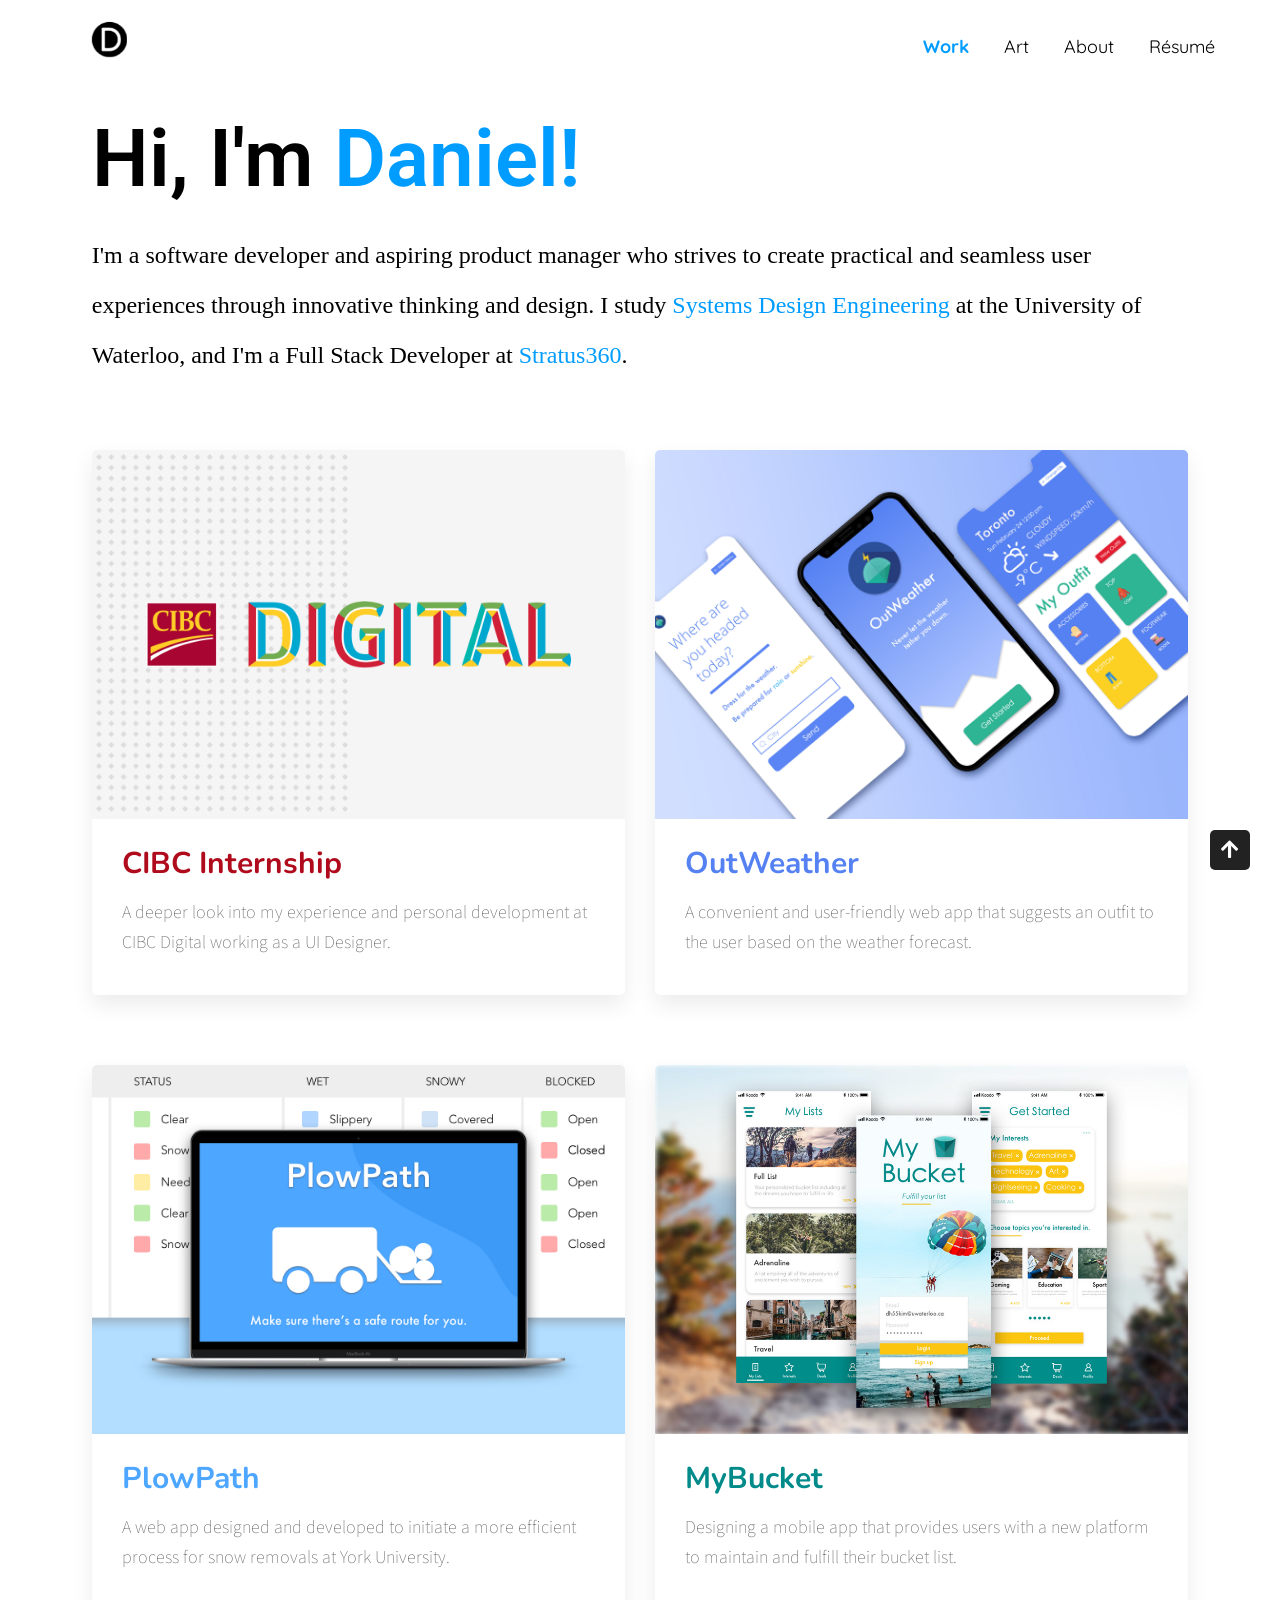
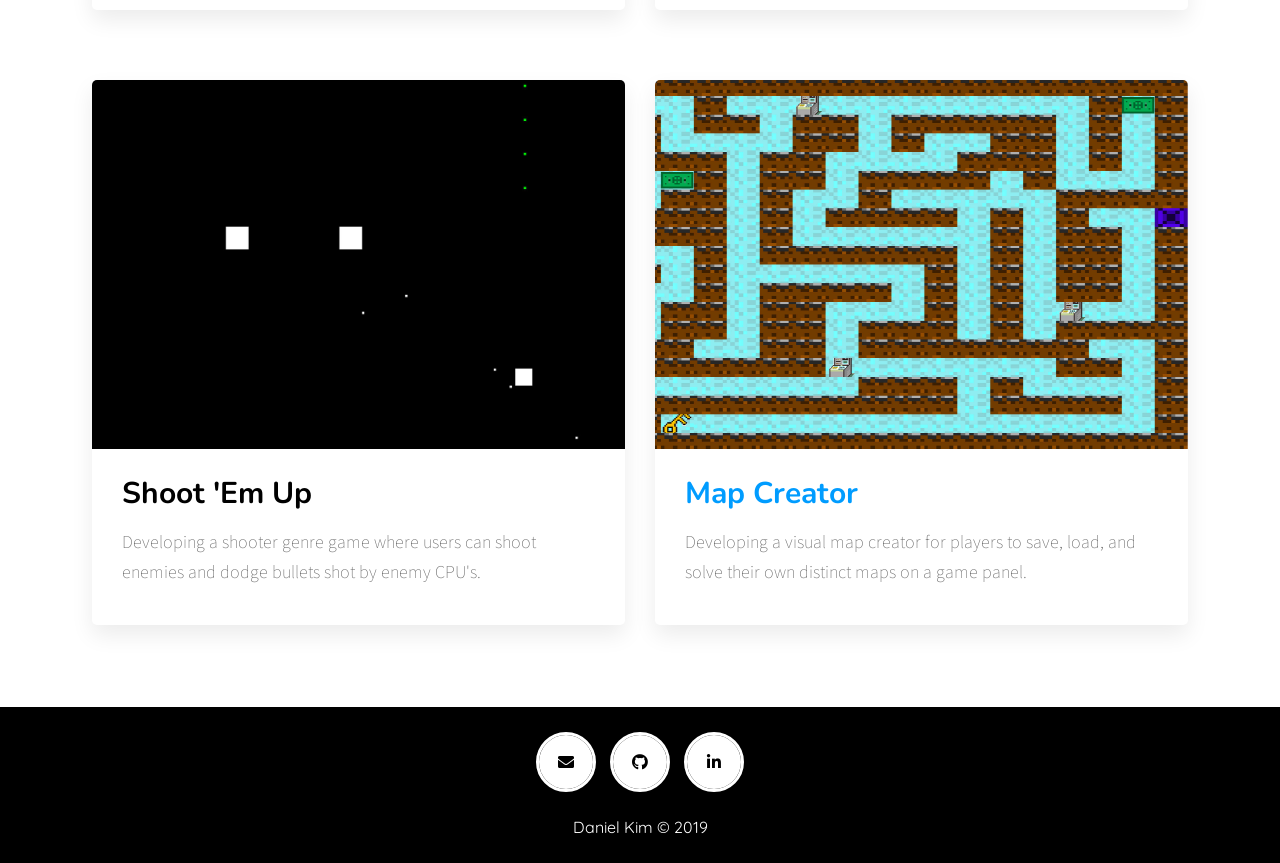
<file: index.html>
<!-- Daniel Kim's website coded from scratch :) -->
<!--WHAT TO DO:
    -add full screen overlay for each artwork
    -add graphic design section to website
    -back and next arrows on each project
    -add explorations with UI design and artwork, graphic design
    -write up OutWeather, PlowPath, MyBucket case studies
-->
<!DOCTYPE html>
<html class="gr_danielkim_tech" lang="en">
    
<head>
    <meta charset="utf-8" name="viewport" content="width=device-width,initial-scale=1">
    <title>Daniel Kim</title>
    <meta name="keywords" content="daniel kim, systems design engineering, design, ui/ux, waterloo, syde, software developer, cibc, software engineering">
    <meta name="description" content="aspiring software developer and designer studying Systems Design Engineering at the University of Waterloo.">
    <meta http-equiv="X-UA-Compatible" content="ie=edge">
    <!-- Bootstrap JS -->
	<script src="https://maxcdn.bootstrapcdn.com/bootstrap/4.0.0/js/bootstrap.min.js"></script>

    <link rel="stylesheet" href="https://maxcdn.bootstrapcdn.com/font-awesome/4.7.0/css/font-awesome.min.css">
    <link rel="stylesheet" href="https://use.fontawesome.com/releases/v5.7.2/css/all.css" integrity="sha384-fnmOCqbTlWIlj8LyTjo7mOUStjsKC4pOpQbqyi7RrhN7udi9RwhKkMHpvLbHG9Sr" crossorigin="anonymous">
    <!-- Favicon -->
    <link rel="shortcut icon" type="image/png" href="Assets/Favicon.png">
    <!-- CSS -->
    <link rel="stylesheet" href="./css/style.css">
    <link rel="stylesheet" href="./css/footer.css">
    <!-- Fonts -->
    <link href="https://fonts.googleapis.com/css?family=Source+Sans+Pro" rel="stylesheet">
    <link href="https://fonts.googleapis.com/css?family=Quicksand" rel="stylesheet">
    <link href="https://fonts.googleapis.com/css?family=PT+Sans" rel="stylesheet">
    <link href="https://fonts.googleapis.com/css?family=Hind" rel="stylesheet">
    <link href="https://fonts.googleapis.com/css?family=Roboto" rel="stylesheet">
    <link href="https://fonts.googleapis.com/css?family=Nunito" rel="stylesheet">
    <link href="https://fonts.googleapis.com/css?family=Open+Sans" rel="stylesheet">
    <link href="https://fonts.googleapis.com/css?family=Assistant" rel="stylesheet">

    <!-- jQuery Sticky Nav Bar-->
    <script src="https://code.jquery.com/jquery-3.3.1.min.js"integrity="sha256-FgpCb/KJQlLNfOu91ta32o/NMZxltwRo8QtmkMRdAu8="crossorigin="anonymous">
    </script>
    <script type="text/javascript" src="js/script.js"></script>
</head>
    
<body data-gr-c-s-loaded="true">
    <!-- NavBar -->
    <nav>
        <div class="menu-icon">
            <i id="navbar" class="fa fa-bars fa-2x"></i>
        </div>
    
        <div class="logo">
            <a class="link" href="index.html">
                <img src="Assets/Favicon.png" width="35px" height="35px">
            </a>
        </div>
    
        <div class="menu">
            <ul>
                <li><a class="current" href="index.html">Work</a></li>
                <li><a href="art.html">Art</a></li>
                <li><a href="about.html">About</a></li>
                <li><a href="Assets/daniel-kim-resume.pdf" target="_blank">Résumé</a></li>
            </ul>
        </div>
    </nav>
    
    <div class="intro">
            <h1 style="animation: 0.6s ease-in-out 0s 1 slideInFromBottom"> Hi, I'm <blue>Daniel!</blue>
            </h1>
        <p class="bodytext" style="animation: 0.8s ease-in-out 0s 1 slideInFromBottom">I'm a <textstyle>software developer</textstyle> and aspiring <textstyle>product manager</textstyle> who strives to create practical and seamless user experiences through innovative thinking and design. I study <a href="https://uwaterloo.ca/systems-design-engineering" target=_blank class="link">Systems Design Engineering</a> at the University of Waterloo, and I'm a Full Stack Developer at <a href="https://www.stratus360.com/" target=_blank class="link">Stratus360</a>.</p>
    </div>
    
    <!-- All Projects -->
    <div class="projects">
        <div class="row">
            <!-- Project 1 -->
            <div class="col">
                <a href="cibc.html">
                    <div class="card" style="animation: 1s ease-in-out 0s 1 slideInFromBottom">
                        <div class="card-img">
                            <img class="img" src="Assets/CIBCInternship.png">
                        </div>
                        <div class="on-img">
                            <h2>
                                <teal style="background-color:#af0b1c">Internship</teal>
                                <teal style="background-color:#af0b1c">UI/UX Design</teal>
                                <teal style="background-color:#af0b1c">Web Design</teal>
                            </h2>
                        </div>
                        <div class="card-content">
                            <h4 style="color:#af0b1c">CIBC Internship</h4>
                            <p>A deeper look into my experience and personal development at CIBC Digital working as a UI Designer.</p>
                        </div>
                    </div>
                </a>
            </div>
        
            <!-- Project 2 -->
            <div class="col">
                <a href="outweather.html">
                    <div class="card" style="animation: 1s ease-in-out 0s 1 slideInFromBottom">
                        <div class="card-img">
                            <img class="img" src="Assets/OutWeatherMockup.jpg">
                        </div>
                        <div class="on-img">
                            <h2>
                                <teal style="background-color:#5581F3">HTML/CSS</teal>
                                <teal style="background-color:#5581F3">Flask App</teal>
                                <teal style="background-color:#5581F3">UX/UI Design</teal>
                            </h2>
                        </div>
                        <div class="card-content">
                            <h4 style="color:#5581F3">OutWeather</h4>
                            <p>A convenient and user-friendly web app that suggests an outfit to the user based on the weather forecast.</p>
                        </div>
                    </div>
                </a>
            </div>  
        </div>
            <!-- Project 3 -->
        <div class="row">
            <div class="col">
                <a href="plowpath.html">
                    <div class="card" style="animation: 1.2s ease-in-out 0s 1 slideInFromBottom">
                        <div class="card-img">
                            <img class="img" src="Assets/PlowPath.jpg">
                        </div>
                        <div class="on-img">
                            <h2>
                                <teal style="background-color:#4DA6FF">UX/UI Design</teal>
                                <teal style="background-color:#4DA6FF">ReactJS</teal>
                                <teal style="background-color:#4DA6FF">Node.js</teal>
                            </h2>
                        </div>
                        <div class="card-content">
                            <h4 style="color:#4DA6FF">PlowPath</h4>
                            <p>A web app designed and developed to initiate a more efficient process for snow removals at York University.</p>
                        </div>
                    </div>
                </a>
            </div>
        
            <!-- Project 4 -->
            <div class="col">
                <a href="mybucket.html">
                    <div class="card" style="animation: 1.2s ease-in-out 0s 1 slideInFromBottom">
                        <div class="card-img">
                            <img class="img" src="Assets/MyBucket.jpg">
                        </div>
                        <div class="on-img">
                            <h2>
                                <teal style="background-color:#008A89">UX/UI Design</teal>
                                <teal style="background-color:#008A89">Sketch</teal>
                                <teal style="background-color:#008A89">Product</teal>
                            </h2>
                        </div>
                        <div class="card-content">
                            <h4 style="color:#008A89">MyBucket</h4>
                            <p>Designing a mobile app that provides users with a new platform to maintain and fulfill their bucket list.</p>
                        </div>
                    </div>
                </a>
            </div>
        </div>
            <!-- Project 5 -->
        <div class="row">
            <div class="col">
                <a href="shootemup.html">
                    <div class="card" style="animation: 1.4s ease-in-out 0s 1 slideInFromBottom">
                        <div class="card-img">
                            <img class="img" src="Assets/ShootEmUp.jpg">
                        </div>
                        <div class="on-img">
                            <h2>
                                <teal style="background-color:#000">Java</teal>
                            </h2>
                        </div>
                        <div class="card-content">
                            <h4 style="color: #000">Shoot 'Em Up</h4>
                            <p>Developing a shooter genre game where users can shoot enemies and dodge bullets shot by enemy CPU's.</p>
                        </div>
                    </div>
                </a>
            </div>
            <!-- Project 6 -->
            <div class="col">
                <a href="mapcreator.html">
                    <div class="card" style="animation: 1.4s ease-in-out 0s 1 slideInFromBottom">
                        <div class="card-img">
                            <img class="img" src="Assets/MapCreator.jpg">
                        </div>
                        <div class="on-img">
                            <h2>
                                <teal>Java</teal>
                            </h2>
                        </div>
                        <div class="card-content">
                            <h4>Map Creator</h4>
                            <p>Developing a visual map creator for players to save, load, and solve their own distinct maps on a game panel.</p>
                        </div>
                    </div>
                </a>
            </div>
        </div>
    </div>
    <button id="btnTop"><i class="fas fa-arrow-up"></i></button>

    <footer>
        <div class="effect">
            <a class="iconbtn fas fa-envelope" href="mailto:dh55kim@uwaterloo.ca?Subject=Hello%20again" target="_blank">
            </a>
            <a class="iconbtn fab fa-github" href="https://github.com/dannyhkim" target="_blank">
            </a>
            <a class="iconbtn fab fa-linkedin-in" href="https://www.linkedin.com/in/danielkim2000/" target="_blank">
            </a>
        </div>
        <p>Daniel Kim &copy; 2019</p>
    </footer>
    
</body>
    
</html>
</file>
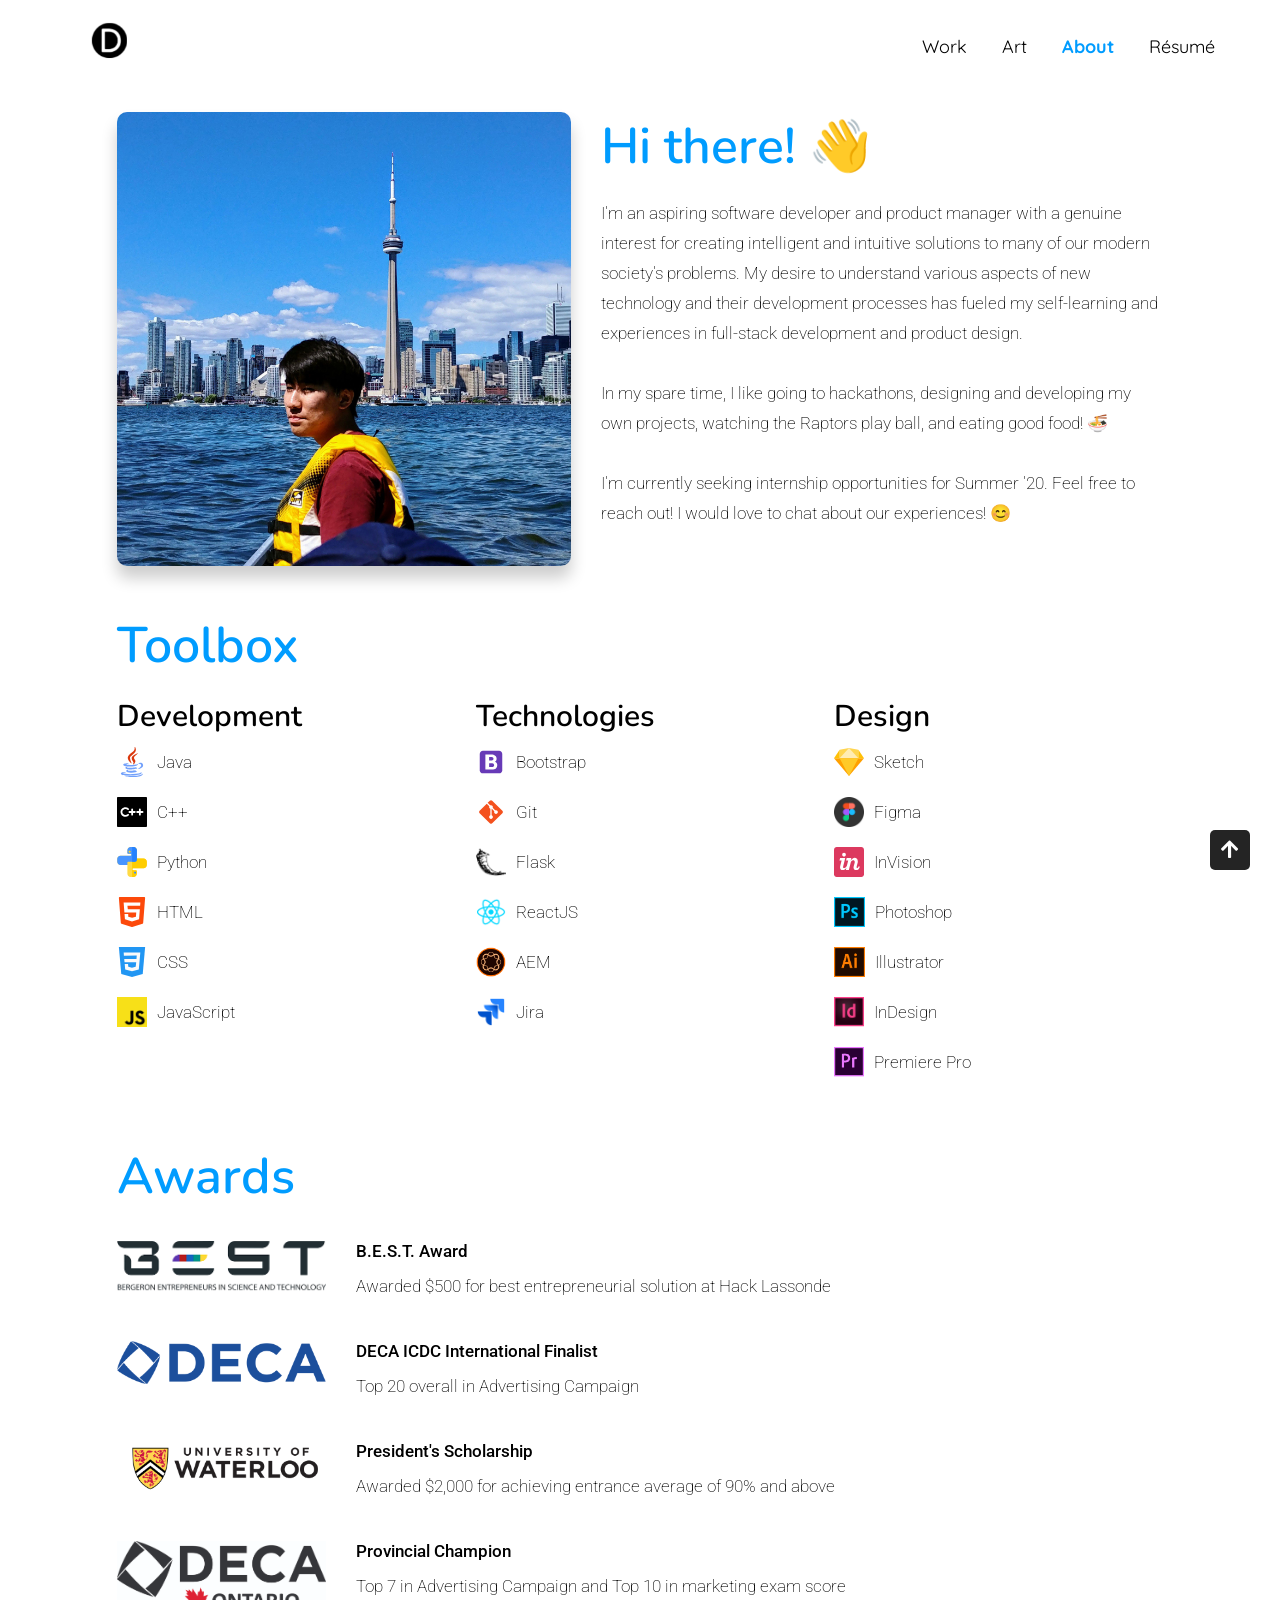
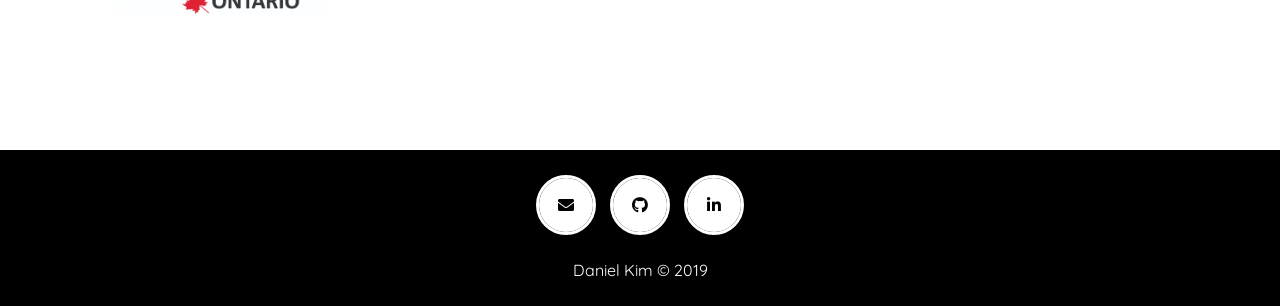
<file: about.html>
<!-- Daniel Kim's website coded from scratch :) -->
<!--WHAT TO DO:
    -add full screen overlay for each artwork
    -add graphic design section to website
    -add group photo to CIBC Internship section
    -back and next arrows on each project
    -add explorations with UI design and artwork, graphic design
    -write up case studies
    -highlight current section of nav bar
-->
<!DOCTYPE html>
<html class="gr_danielkim_tech" lang="en">
    
<head>
    <meta charset="utf-8" name="viewport" content="width=device-width,initial-scale=1">
    <title>Daniel Kim</title>
    <meta name="keywords" content="daniel kim, systems design engineering, design, ui/ux, waterloo, syde, software developer, cibc, software engineering">
    <meta name="description" content="aspiring software developer and designer studying Systems Design Engineering at the University of Waterloo.">
    <meta http-equiv="X-UA-Compatible" content="ie=edge">
    <!-- Bootstrap JS -->
	<script src="https://maxcdn.bootstrapcdn.com/bootstrap/4.0.0/js/bootstrap.min.js"></script>

    <link rel="stylesheet" href="https://maxcdn.bootstrapcdn.com/font-awesome/4.7.0/css/font-awesome.min.css">
    <link rel="stylesheet" href="https://use.fontawesome.com/releases/v5.7.2/css/all.css" integrity="sha384-fnmOCqbTlWIlj8LyTjo7mOUStjsKC4pOpQbqyi7RrhN7udi9RwhKkMHpvLbHG9Sr" crossorigin="anonymous">
    <!-- Favicon -->
    <link rel="shortcut icon" type="image/png" href="Assets/Favicon.png">
    <!-- CSS -->
    <link rel="stylesheet" href="./css/about.css">
    <link rel="stylesheet" href="./css/footer.css">
    <!-- Fonts -->
    <link href="https://fonts.googleapis.com/css?family=Source+Sans+Pro" rel="stylesheet">
    <link href="https://fonts.googleapis.com/css?family=Quicksand" rel="stylesheet">
    <link href="https://fonts.googleapis.com/css?family=PT+Sans" rel="stylesheet">
    <link href="https://fonts.googleapis.com/css?family=Hind" rel="stylesheet">
    <link href="https://fonts.googleapis.com/css?family=Roboto" rel="stylesheet">
    <link href="https://fonts.googleapis.com/css?family=Nunito" rel="stylesheet">
    <link href="https://fonts.googleapis.com/css?family=Open+Sans" rel="stylesheet">
    <link href="https://fonts.googleapis.com/css?family=Assistant" rel="stylesheet">

    <!-- jQuery Sticky Nav Bar-->
    <script src="https://code.jquery.com/jquery-3.3.1.min.js"integrity="sha256-FgpCb/KJQlLNfOu91ta32o/NMZxltwRo8QtmkMRdAu8="crossorigin="anonymous">
    </script>
    <script type="text/javascript" src="js/script.js"></script>
</head>
    
<body data-gr-c-s-loaded="true">
    <nav>
        <div class="menu-icon">
            <i class="fa fa-bars fa-2x"></i>
        </div>

        <div class="logo">
            <a class="link" href="index.html">
                <img src="Assets/Favicon.png" width="35px" height="35px">
            </a>
        </div>

        <div class="menu">
            <ul>
                <li><a href="index.html">Work</a></li>
                <li><a href="art.html">Art</a></li>
                <li><a class="current" href="about.html">About</a></li>
                <li><a href="Assets/daniel-kim-resume.pdf" target="_blank">Résumé</a></li>
            </ul>
        </div>
    </nav>
    
    <div class="wrapper">
        <div class="row">
            <div class="img-col">
                <img style="animation: 0.8s ease-in-out 0s 1 slideInFromBottom" class="img-style img-responsive" src="Assets/ProfPicEdited.jpg">
            </div>
            <div style="animation: 0.8s ease-in-out 0s 1 slideInFromBottom" class="content">
                <h1>Hi there! 👋</h1>
                <p class="body-text">I'm an aspiring software developer and product manager with a genuine interest for creating intelligent and intuitive solutions to many of our modern society's problems. My desire to understand various aspects of new technology and their development processes has fueled my self-learning and experiences in full-stack development and product design. 
                <br><br>
                In my spare time, I like going to hackathons, designing and developing my own projects, watching the Raptors play ball, and eating good food! 🍜
                <br><br>
                I'm currently seeking internship opportunities for Summer '20. Feel free to reach out! I would love to chat about our experiences! 😊</p>
            </div>
        </div>
        <div class="row">
            <h1 class="header">Toolbox</h1>
            <div class="col">
                <h2>Development</h2>
                <ul>
                    <li class="body-text">
                        <img class="icon" src="Assets/java.svg">Java
                    </li>
                    <li class="body-text">
                        <img class="icon" src="Assets/c++.svg">C++
                    </li>
                    <li class="body-text">
                        <img class="icon" src="Assets/python.svg">Python
                    </li>
                    <li class="body-text">
                            <img class="icon" src="Assets/html.svg">HTML
                    </li>
                    <li class="body-text">
                        <img class="icon" src="Assets/css.svg">CSS
                    </li>
                    <li class="body-text">
                        <img class="icon" src="Assets/javascript.png">JavaScript
                    </li>
                </ul>
            </div>
            <div class="col">
                <h2>Technologies</h2>
                <ul>
                    <li class="body-text">
                        <img class="icon" src="Assets/bootstrap.svg">Bootstrap
                    </li>
                    <li class="body-text">
                        <img class="icon" src="Assets/git.svg">Git
                    </li>
                    <li class="body-text">
                        <img class="icon" src="Assets/flask.png">Flask
                    </li>
                    <li class="body-text">
                        <img class="icon" src="Assets/reactjs.png">ReactJS
                    </li>
                    <li class="body-text">
                        <img class="icon" src="Assets/AEM.png">AEM
                    </li>
                    <li class="body-text">
                        <img class="icon" src="Assets/jira.png">Jira
                    </li>
                </ul>
            </div>
            <div class="col">
                <h2>Design</h2>
                <ul>
                    <li class="body-text">
                        <img class="icon" src="Assets/sketch.svg">Sketch
                    </li>
                    <li class="body-text">
                        <img class="icon" src="Assets/figma.png">Figma
                    </li>
                    <li class="body-text">
                        <img class="icon" src="Assets/invision.svg">InVision
                    </li>
                    <li class="body-text">
                        <img class="icon" src="Assets/photoshop.png">Photoshop
                    </li>
                    <li class="body-text">
                        <img class="icon" src="Assets/illustrator.png">Illustrator
                    </li>
                    <li class="body-text">
                        <img class="icon" src="Assets/indesign.png">InDesign
                    </li>
                    <li class="body-text">
                        <img class="icon" src="Assets/premiere.png">Premiere Pro
                    </li>
                </ul>
            </div>
        </div>
        <div class="row">
            <h1 class="header">Awards</h1>
            <div class="row">
                <div class="award">
                    <div class="col-sm">
                        <img class="img-responsive" src="Assets/best.png">
                    </div>
                    <div class="col-lg">
                        <p>
                            <span class="primary">B.E.S.T. Award</span>
                            <br>
                            <span class="secondary">Awarded $500 for best entrepreneurial solution at Hack Lassonde</span>
                        </p>
                    </div>
                </div>
                <div class="award">
                    <div class="col-sm">
                        <img class="img-responsive" src="Assets/deca.png">
                    </div>
                    <div class="col-lg">
                        <p>
                            <span class="primary">DECA ICDC International Finalist</span>
                            <br>
                            <span class="secondary">Top 20 overall in Advertising Campaign</span>
                        </p>
                    </div>
                </div>
                <div class="award">
                    <div class="col-sm">
                        <img class="img-responsive" src="Assets/uwaterloo.png">
                    </div>
                    <div class="col-lg">
                        <p>
                            <span class="primary">President's Scholarship</span>
                            <br>
                            <span class="secondary">Awarded $2,000 for achieving entrance average of 90% and above</span>
                        </p>
                    </div>
                </div>
                <div class="award">
                    <div class="col-sm">
                        <img class="img-responsive" src="Assets/deca-ontario.jpg">
                    </div>
                    <div class="col-lg">
                        <p>
                            <span class="primary">Provincial Champion</span>
                            <br>
                            <span class="secondary">Top 7 in Advertising Campaign and Top 10 in marketing exam score</span>
                        </p>
                    </div>
                </div>
            </div>
        </div>
    </div>
    <button id="btnTop"><i class="fas fa-arrow-up"></i></button>

    <footer>
        <div class="effect">
            <a class="iconbtn fas fa-envelope" href="mailto:dh55kim@uwaterloo.ca?Subject=Hello%20again" target="_blank">
            </a>
                <a class="iconbtn fab fa-github" href="https://github.com/dannyhkim" target="_blank">
            </a>
            <a class="iconbtn fab fa-linkedin-in" href="https://www.linkedin.com/in/danielkim2000/" target="_blank">
            </a>
        </div>
        <p>Daniel Kim &copy; 2019</p>
    </footer>

</body>
</html>
</file>
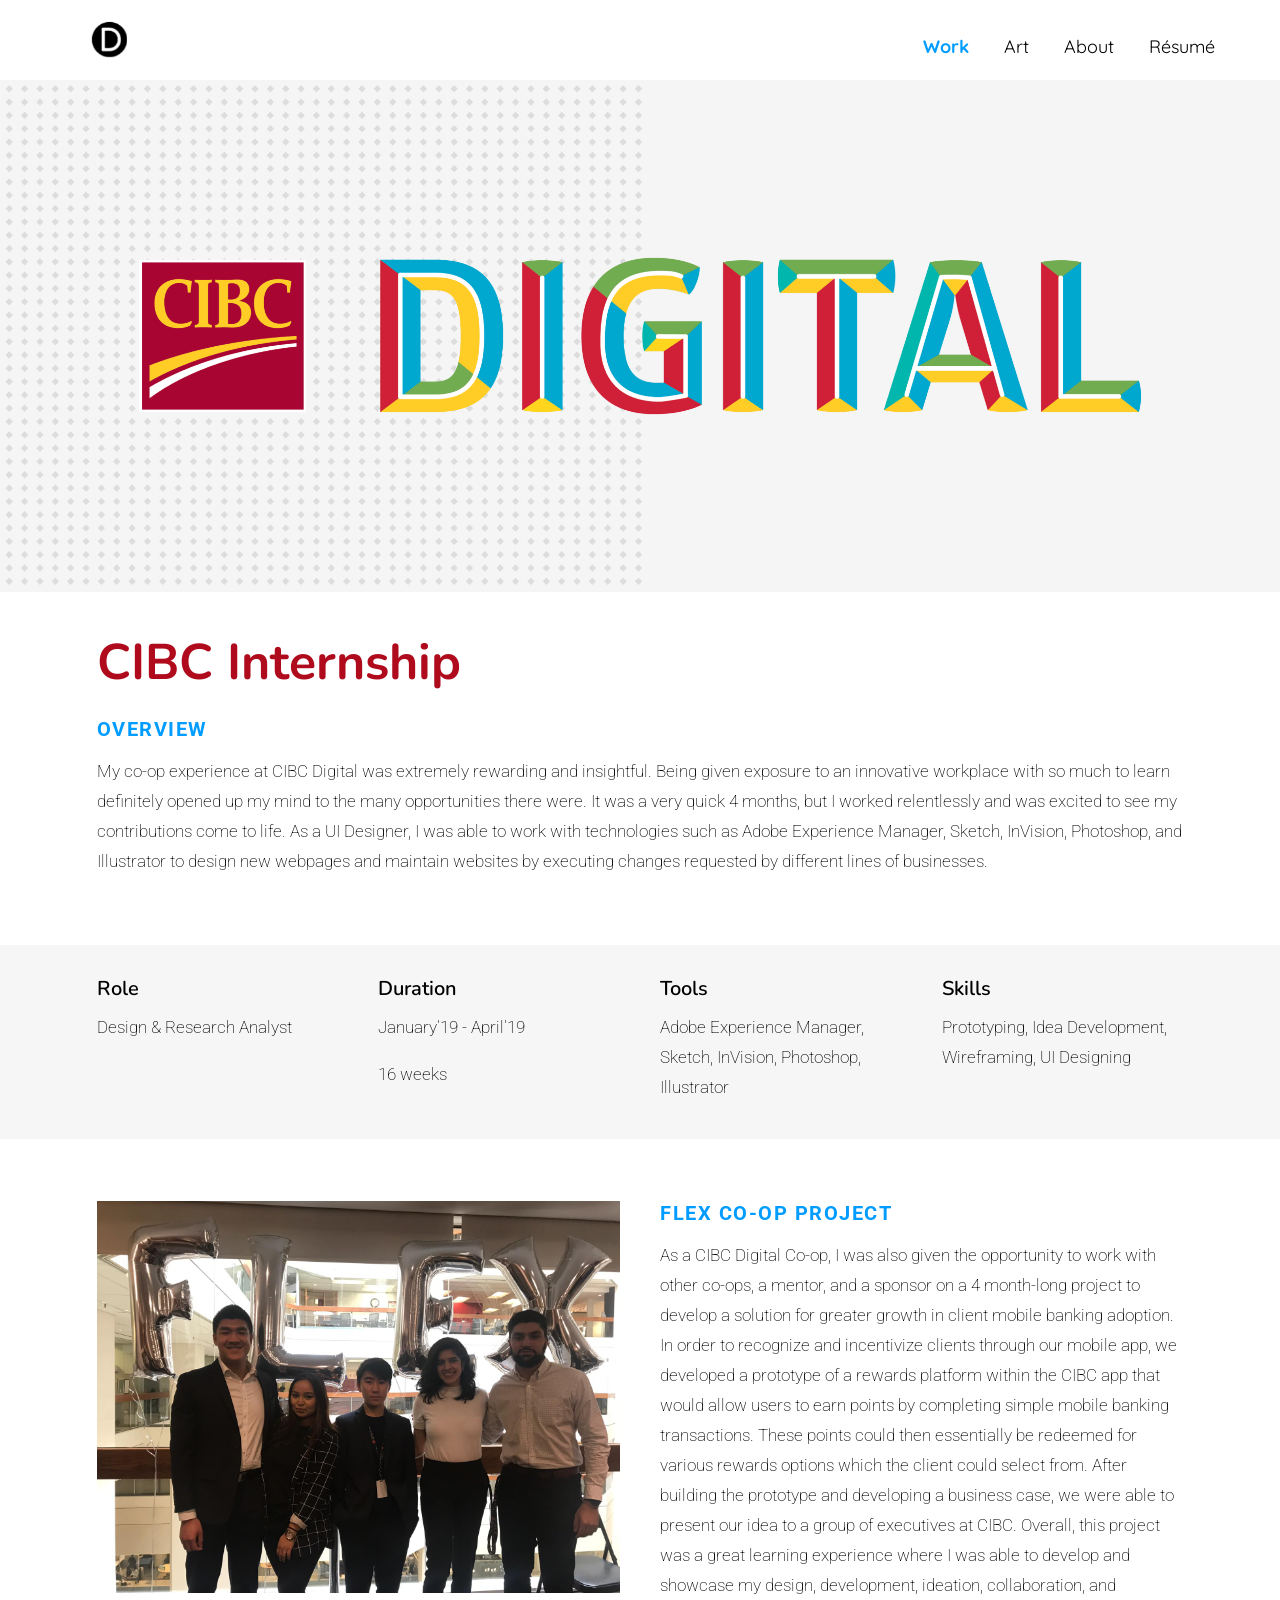
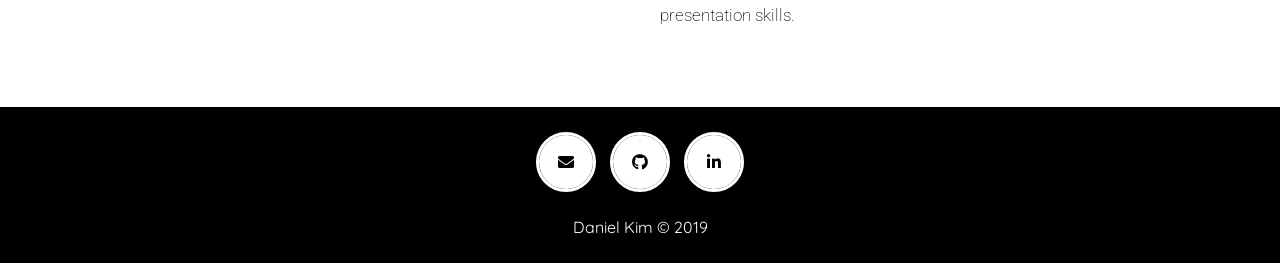
<file: cibc.html>
<!-- Daniel Kim's website coded from scratch :) -->
<!--WHAT TO DO:
    -add full screen overlay for each artwork
    -add graphic design section to website
    -add group photo to CIBC Internship section
    -back and next arrows on each project
    -add explorations with UI design and artwork, graphic design
    -write up case studies
    -highlight current section of nav bar
-->
<!DOCTYPE html>
<html class="gr_danielkim_tech" lang="en">
    
<head>
    <meta charset="utf-8" name="viewport" content="width=device-width,initial-scale=1">
    <title>Daniel Kim</title>
    <meta name="keywords" content="daniel kim, systems design engineering, design, ui/ux, waterloo, syde, software developer, cibc, software engineering">
    <meta name="description" content="aspiring software developer and designer studying Systems Design Engineering at the University of Waterloo.">
    <meta http-equiv="X-UA-Compatible" content="ie=edge">
    <!-- Bootstrap JS -->
	<script src="https://maxcdn.bootstrapcdn.com/bootstrap/4.0.0/js/bootstrap.min.js"></script>

    <link rel="stylesheet" href="https://maxcdn.bootstrapcdn.com/font-awesome/4.7.0/css/font-awesome.min.css">
    <link rel="stylesheet" href="https://use.fontawesome.com/releases/v5.7.2/css/all.css" integrity="sha384-fnmOCqbTlWIlj8LyTjo7mOUStjsKC4pOpQbqyi7RrhN7udi9RwhKkMHpvLbHG9Sr" crossorigin="anonymous">
    <!-- Favicon -->
    <link rel="shortcut icon" type="image/png" href="Assets/Favicon.png">
    <!-- CSS -->
    <link rel="stylesheet" href="./css/project.css">
    <link rel="stylesheet" href="./css/footer.css">
    <!-- Fonts -->
    <link href="https://fonts.googleapis.com/css?family=Source+Sans+Pro" rel="stylesheet">
    <link href="https://fonts.googleapis.com/css?family=Quicksand" rel="stylesheet">
    <link href="https://fonts.googleapis.com/css?family=PT+Sans" rel="stylesheet">
    <link href="https://fonts.googleapis.com/css?family=Hind" rel="stylesheet">
    <link href="https://fonts.googleapis.com/css?family=Roboto" rel="stylesheet">
    <link href="https://fonts.googleapis.com/css?family=Nunito" rel="stylesheet">
    <link href="https://fonts.googleapis.com/css?family=Open+Sans" rel="stylesheet">
    <link href="https://fonts.googleapis.com/css?family=Assistant" rel="stylesheet">

    <!-- jQuery Sticky Nav Bar-->
    <script src="https://code.jquery.com/jquery-3.3.1.min.js"integrity="sha256-FgpCb/KJQlLNfOu91ta32o/NMZxltwRo8QtmkMRdAu8="crossorigin="anonymous">
    </script>
    <script type="text/javascript" src="js/script.js"></script>
</head>
    
<body data-gr-c-s-loaded="true">
<!-- NavBar -->
<nav>
    <div class="menu-icon">
        <i class="fa fa-bars fa-2x"></i>
    </div>
    
    <div class="logo">
        <a class="link" href="index.html">
            <img src="Assets/Favicon.png" width="35px" height="35px">
        </a>
    </div>
    
    <div class="menu">
        <ul>
            <li><a class="current" href="index.html">Work</a></li>
            <li><a href="art.html">Art</a></li>
            <li><a href="about.html">About</a></li>
            <li><a href="Assets/daniel-kim-resume.pdf" target="_blank">Résumé</a></li>
        </ul>
    </div>
</nav>

<div class="wrapper">
    <div class="row">
        <div class="img-wrap">
            <img class="img-style" src="Assets/CIBCInternshipMockup.png">
        </div>
        <div class="content" style="animation: 1.2s ease-in-out 0s 1 slideInFromBottom">
            <div class="title">
                <h1 style="color:#af0b1c">CIBC Internship</h1>
            </div>
            <div class="col-full">
                <h2>OVERVIEW</h2>
                <p class="body-text">My co-op experience at CIBC Digital was extremely rewarding and insightful. Being given exposure to an innovative workplace with so much to learn definitely opened up my mind to the many opportunities there were. It was a very quick 4 months, but I worked relentlessly and was excited to see my contributions come to life. As a UI Designer, I was able to work with technologies such as Adobe Experience Manager, Sketch, InVision, Photoshop, and Illustrator to design new webpages and maintain websites by executing changes requested by different lines of businesses.</p>
            </div>
        </div>
        <div class="preview">
            <div class="summary-content row">
                <div class="col-sm">
                    <h3>Role</h3>
                    <p class="body-text">Design & Research Analyst</p>
                </div>
                <div class="col-sm">
                    <h3>Duration</h3>
                    <p class="body-text">January'19 - April'19</p>
                    <p class="body-text">16 weeks</p>
                </div>
                <div class="col-sm">
                    <h3>Tools</h3>
                    <p class="body-text">Adobe Experience Manager, Sketch, InVision, Photoshop, Illustrator</p>
                </div>
                <div class="col-sm">
                    <h3>Skills</h3>
                    <p class="body-text">Prototyping, Idea Development, Wireframing, UI Designing</p>
                </div>
            </div>
        </div>
        <div class="content">
            <div class="">
                <div class="col-half">
                    <img class="img-style" alt="My FLEX co-op group at the final presentation event" src="Assets/flex.jpg">
                </div>
                <div class="col-half">
                    <h2>FLEX CO-OP PROJECT</h2>
                    <p class="body-text">As a CIBC Digital Co-op, I was also given the opportunity to work with other co-ops, a mentor, and a sponsor on a 4 month-long project to develop a solution for greater growth in client mobile banking adoption. In order to recognize and incentivize clients through our mobile app, we developed a prototype of a rewards platform within the CIBC app that would allow users to earn points by completing simple mobile banking transactions. These points could then essentially be redeemed for various rewards options which the client could select from. After building the prototype and developing a business case, we were able to present our idea to a group of executives at CIBC. Overall, this project was a great learning experience where I was able to develop and showcase my design, development, ideation, collaboration, and presentation skills.</p>
                </div>
            </div>
        </div>
    </div>
    <div class="bottom-padding"></div>
</div>



<footer>
    <div class="effect">
        <a class="iconbtn fas fa-envelope" href="mailto:dh55kim@uwaterloo.ca?Subject=Hello%20again" target="_blank">
        </a>
        <a class="iconbtn fab fa-github" href="https://github.com/dannyhkim" target="_blank">
        </a>
        <a class="iconbtn fab fa-linkedin-in" href="https://www.linkedin.com/in/danielkim2000/" target="_blank">
        </a>
    </div>
    <p>Daniel Kim &copy; 2019</p>
</footer>

</body>


</html>
</file>
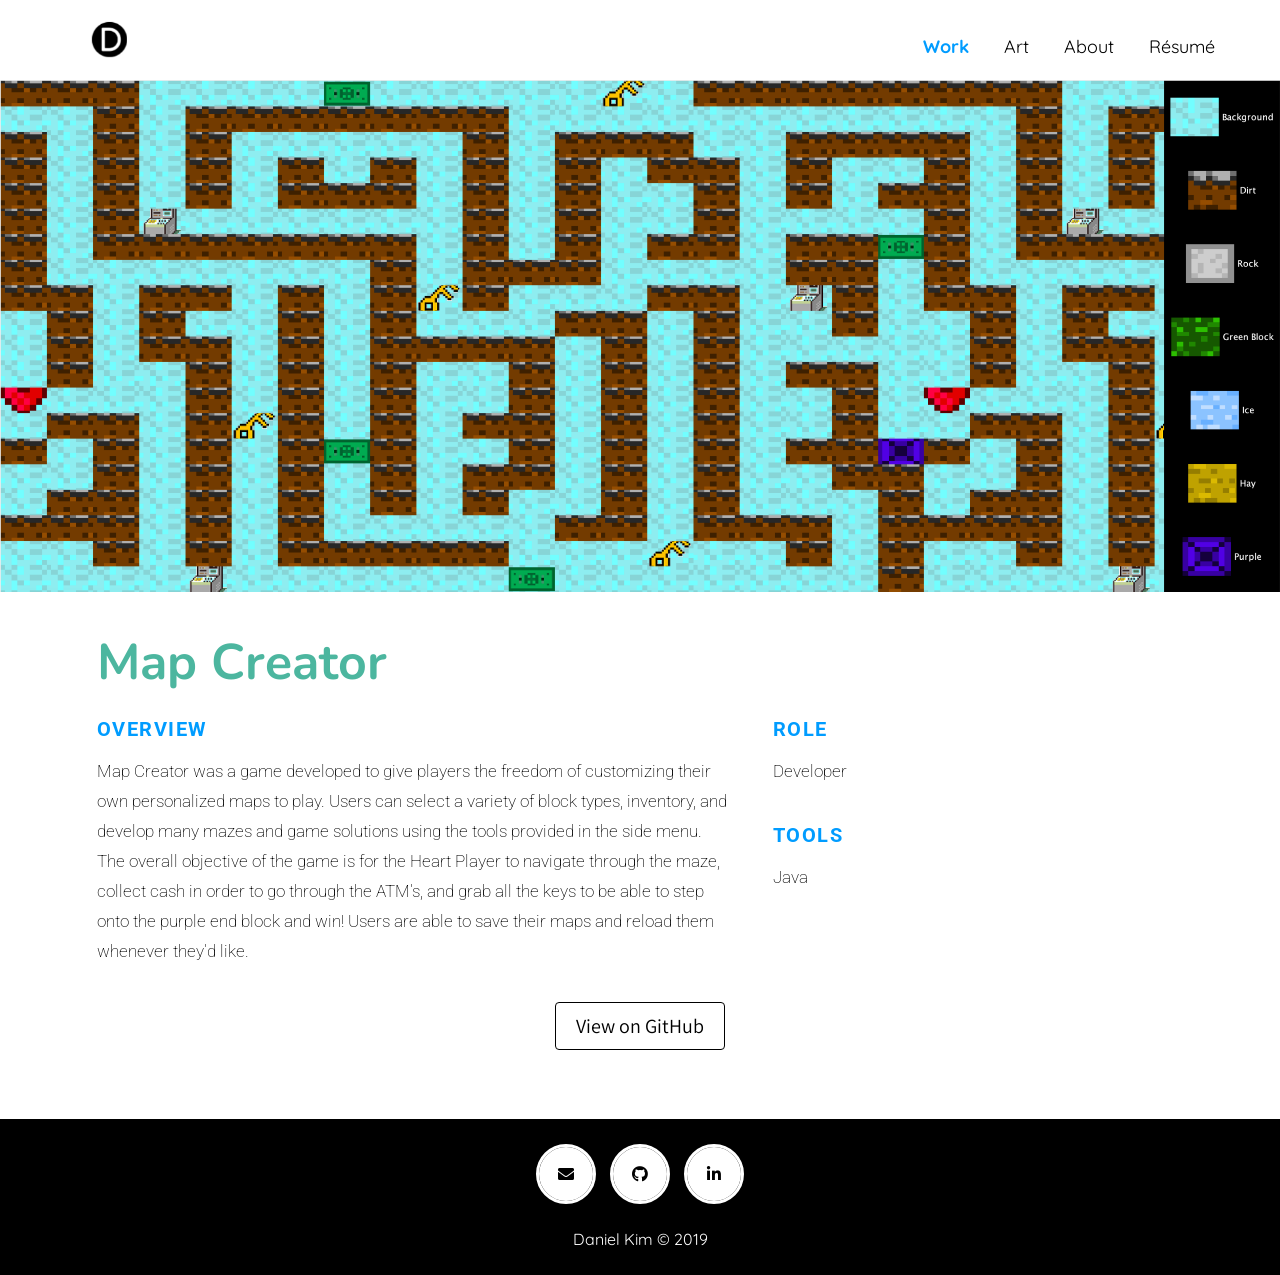
<file: mapcreator.html>
<!-- Daniel Kim's website coded from scratch :) -->
<!--WHAT TO DO:
    -add full screen overlay for each artwork
    -add graphic design section to website
    -add group photo to CIBC Internship section
    -back and next arrows on each project
    -add explorations with UI design and artwork, graphic design
    -write up case studies
    -highlight current section of nav bar
-->
<!DOCTYPE html>
<html class="gr_danielkim_tech" lang="en">
    
<head>
    <meta charset="utf-8" name="viewport" content="width=device-width,initial-scale=1">
    <title>Daniel Kim</title>
    <meta name="keywords" content="daniel kim, systems design engineering, design, ui/ux, waterloo, syde, software developer, cibc, software engineering">
    <meta name="description" content="aspiring software developer and designer studying Systems Design Engineering at the University of Waterloo.">
    <meta http-equiv="X-UA-Compatible" content="ie=edge">
    <!-- Bootstrap JS -->
	<script src="https://maxcdn.bootstrapcdn.com/bootstrap/4.0.0/js/bootstrap.min.js"></script>

    <link rel="stylesheet" href="https://maxcdn.bootstrapcdn.com/font-awesome/4.7.0/css/font-awesome.min.css">
    <link rel="stylesheet" href="https://use.fontawesome.com/releases/v5.7.2/css/all.css" integrity="sha384-fnmOCqbTlWIlj8LyTjo7mOUStjsKC4pOpQbqyi7RrhN7udi9RwhKkMHpvLbHG9Sr" crossorigin="anonymous">
    <!-- Favicon -->
    <link rel="shortcut icon" type="image/png" href="Assets/Favicon.png">
    <!-- CSS -->
    <link rel="stylesheet" href="./css/project.css">
    <link rel="stylesheet" href="./css/footer.css">
    <!-- Fonts -->
    <link href="https://fonts.googleapis.com/css?family=Source+Sans+Pro" rel="stylesheet">
    <link href="https://fonts.googleapis.com/css?family=Quicksand" rel="stylesheet">
    <link href="https://fonts.googleapis.com/css?family=PT+Sans" rel="stylesheet">
    <link href="https://fonts.googleapis.com/css?family=Hind" rel="stylesheet">
    <link href="https://fonts.googleapis.com/css?family=Roboto" rel="stylesheet">
    <link href="https://fonts.googleapis.com/css?family=Nunito" rel="stylesheet">
    <link href="https://fonts.googleapis.com/css?family=Open+Sans" rel="stylesheet">
    <link href="https://fonts.googleapis.com/css?family=Assistant" rel="stylesheet">

    <!-- jQuery Sticky Nav Bar-->
    <script src="https://code.jquery.com/jquery-3.3.1.min.js"integrity="sha256-FgpCb/KJQlLNfOu91ta32o/NMZxltwRo8QtmkMRdAu8="crossorigin="anonymous">
    </script>
    <script type="text/javascript" src="js/script.js"></script>
</head>
    
<body data-gr-c-s-loaded="true">
<!-- NavBar -->
<nav>
    <div class="menu-icon">
        <i class="fa fa-bars fa-2x"></i>
    </div>
    
    <div class="logo">
        <a class="link" href="index.html">
            <img src="Assets/Favicon.png" width="35px" height="35px">
        </a>
    </div>
    
    <div class="menu">
        <ul>
            <li><a class="current" href="index.html">Work</a></li>
            <li><a href="art.html">Art</a></li>
            <li><a href="about.html">About</a></li>
            <li><a href="Assets/daniel-kim-resume.pdf" target="_blank">Résumé</a></li>
        </ul>
    </div>
</nav>

<div class="wrapper">
    <div class="row">
    <div class="img-wrap">
        <img class="img-style" src="Assets/MapCreatorMockup.png">
    </div>
    <div class="content" style="animation: 1.2s ease-in-out 0s 1 slideInFromBottom">
        <div class="title">
            <h1 style="color:#4cb69f">Map Creator</h1>
        </div>
        <div class="col-1">
            <h2>OVERVIEW</h2>
            <p class="body-text">Map Creator was a game developed to give players the freedom of customizing their own personalized maps to play. Users can select a variety of block types, inventory, and develop many mazes and game solutions using the tools provided in the side menu. The overall objective of the game is for the Heart Player to navigate through the maze, collect cash in order to go through the ATM's, and grab all the keys to be able to step onto the purple end block and win! Users are able to save their maps and reload them whenever they'd like.</p>
        </div>
        <div class="col-2">
            <h2>ROLE</h2>
            <p class="body-text">Developer</p>
            <br>
            <h2>TOOLS</h2>
            <p class="body-text">Java</p>
        </div>
    </div>
    </div>
    <div class="btn-align">
            <a class="btn-style" href="https://github.com/dannyhkim/Map_Creator_Maze_Game" target="_blank">View on GitHub</a>
    </div>
</div>



<footer>
    <div class="effect">
        <a class="iconbtn fas fa-envelope" href="mailto:dh55kim@uwaterloo.ca?Subject=Hello%20again" target="_blank">
        </a>
        <a class="iconbtn fab fa-github" href="https://github.com/dannyhkim" target="_blank">
        </a>
        <a class="iconbtn fab fa-linkedin-in" href="https://www.linkedin.com/in/danielkim2000/" target="_blank">
        </a>
    </div>
    <p>Daniel Kim &copy; 2019</p>
</footer>

</body>


</html>
</file>
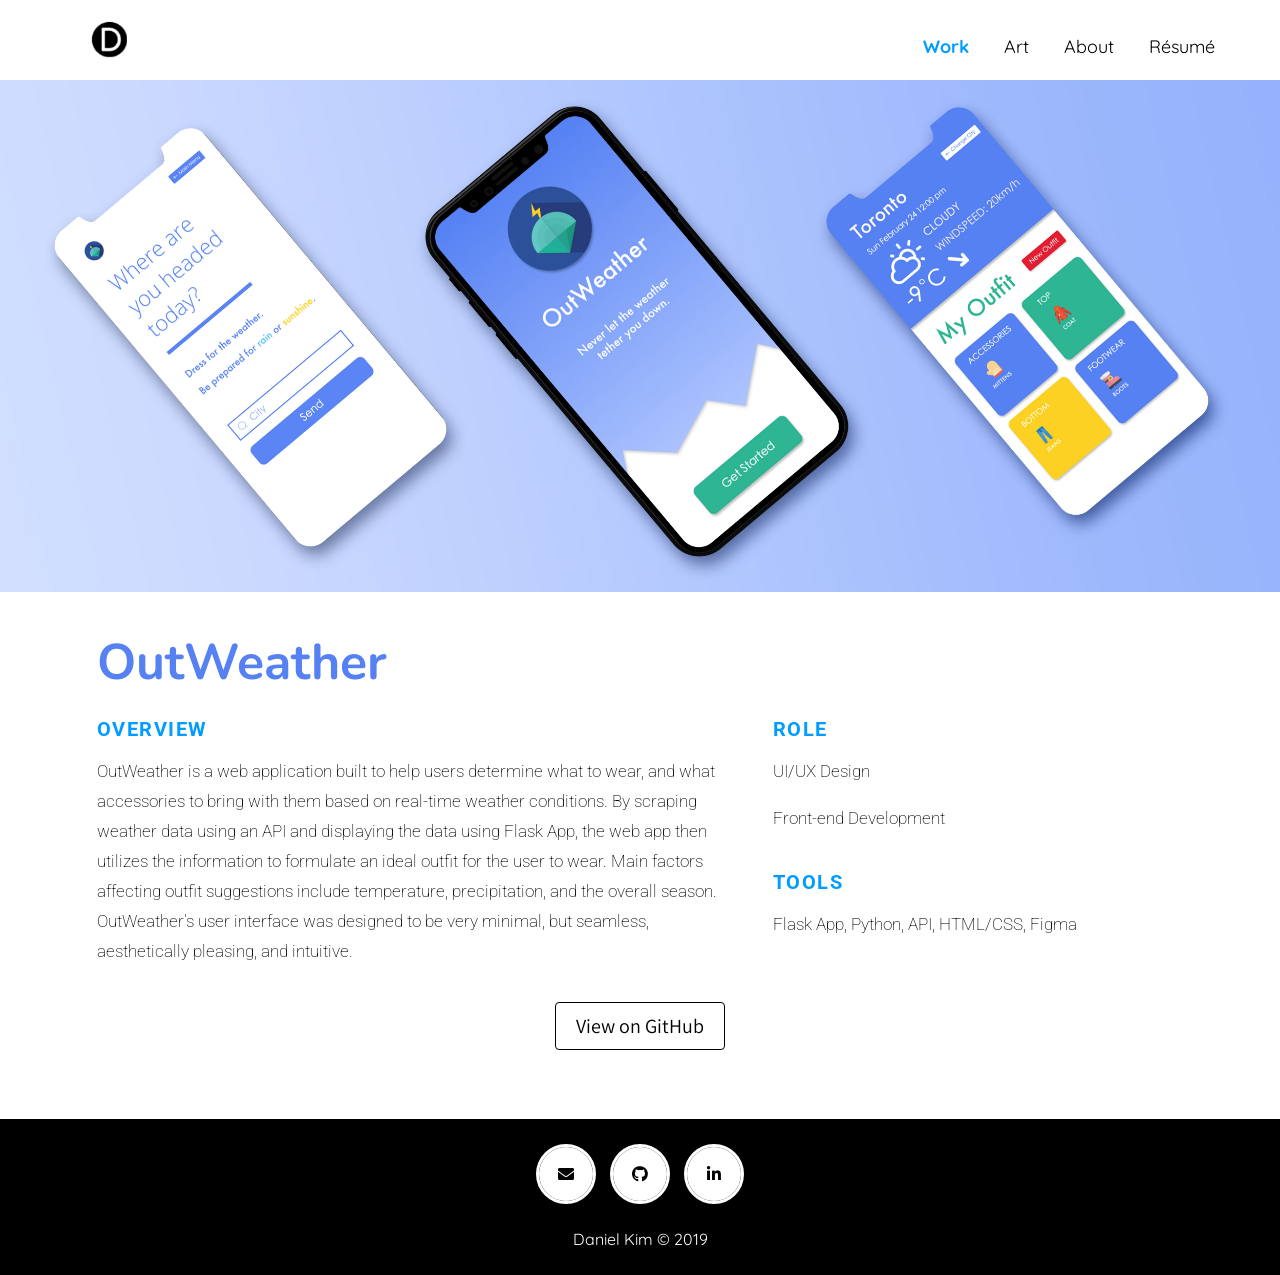
<file: outweather.html>
<!-- Daniel Kim's website coded from scratch :) -->
<!DOCTYPE html>
<html class="gr_danielkim_tech" lang="en">
    
<head>
    <meta charset="utf-8" name="viewport" content="width=device-width,initial-scale=1">
    <title>Daniel Kim</title>
    <meta name="keywords" content="daniel kim, systems design engineering, design, ui/ux, waterloo, syde, software developer, cibc">
    <meta name="description" content="aspiring software developer and designer studying Systems Design Engineering at the University of Waterloo.">
    <meta http-equiv="X-UA-Compatible" content="ie=edge">
    <!-- Bootstrap JS -->
	<script src="https://maxcdn.bootstrapcdn.com/bootstrap/4.0.0/js/bootstrap.min.js"></script>

    <link rel="stylesheet" href="https://maxcdn.bootstrapcdn.com/font-awesome/4.7.0/css/font-awesome.min.css">
    <link rel="stylesheet" href="https://use.fontawesome.com/releases/v5.7.2/css/all.css" integrity="sha384-fnmOCqbTlWIlj8LyTjo7mOUStjsKC4pOpQbqyi7RrhN7udi9RwhKkMHpvLbHG9Sr" crossorigin="anonymous">
    <!-- Favicon -->
    <link rel="shortcut icon" type="image/png" href="Assets/Favicon.png">
    <!-- CSS -->
    <link rel="stylesheet" href="./css/project.css">
    <link rel="stylesheet" href="./css/footer.css">
    <!-- Fonts -->
    <link href="https://fonts.googleapis.com/css?family=Source+Sans+Pro" rel="stylesheet">
    <link href="https://fonts.googleapis.com/css?family=Quicksand" rel="stylesheet">
    <link href="https://fonts.googleapis.com/css?family=PT+Sans" rel="stylesheet">
    <link href="https://fonts.googleapis.com/css?family=Ubuntu" rel="stylesheet">
    <link href="https://fonts.googleapis.com/css?family=Roboto" rel="stylesheet">
    <link href="https://fonts.googleapis.com/css?family=Poppins" rel="stylesheet">
    <link href="https://fonts.googleapis.com/css?family=Lato" rel="stylesheet">
    <link href="https://fonts.googleapis.com/css?family=Varela+Round" rel="stylesheet">
    <link href="https://fonts.googleapis.com/css?family=Assistant" rel="stylesheet">
    <link href="https://fonts.googleapis.com/css?family=Nunito" rel="stylesheet">

    <!-- jQuery Sticky Nav Bar-->
    <script src="https://code.jquery.com/jquery-3.3.1.min.js" integrity="sha256-FgpCb/KJQlLNfOu91ta32o/NMZxltwRo8QtmkMRdAu8=" crossorigin="anonymous">
    </script>
    <script type="text/javascript" src="js/script.js"></script>
    
</head>
    
<body data-gr-c-s-loaded="true">
<!-- NavBar -->
<nav>
    <div class="menu-icon">
        <i class="fa fa-bars fa-2x"></i>
    </div>
    
    <div class="logo">
        <a class="link" href="index.html">
            <img src="Assets/Favicon.png" width="35px" height="35px">
        </a>
    </div>
    
    <div class="menu">
        <ul>
            <li><a class="current" href="index.html">Work</a></li>
            <li><a href="art.html">Art</a></li>
            <li><a href="about.html">About</a></li>
            <li><a href="Assets/daniel-kim-resume.pdf" target="_blank">Résumé</a></li>
        </ul>
    </div>
</nav>

<div class="wrapper">
    <div class="row">
    <div class="img-wrap">
        <img class="img-style" src="Assets/OutWeatherMockup2.jpg">
    </div>
    <div class="content" style="animation: 1.2s ease-in-out 0s 1 slideInFromBottom">
        <div class="title">
            <h1 style="color:#5581F3">OutWeather</h1>
        </div>
        <div class="col-1">
            <h2>OVERVIEW</h2>
            <p class="body-text">OutWeather is a web application built to help users determine what to wear, and what accessories to bring with them based on real-time weather conditions. By scraping weather data using an API and displaying the data using Flask App, the web app then utilizes the information to formulate an ideal outfit for the user to wear. Main factors affecting outfit suggestions include temperature, precipitation, and the overall season. OutWeather's user interface was designed to be very minimal, but seamless, aesthetically pleasing, and intuitive.</p>
        </div>
        <div class="col-2">
            <h2>ROLE</h2>
            <p class="body-text">UI/UX Design</p>
            <p class="body-text">Front-end Development</p>
            <br>
            <h2>TOOLS</h2>
            <p class="body-text">Flask App, Python, API, HTML/CSS, Figma</p>
        </div>
    </div>
    </div>
    <div class="btn-align">
            <a class="btn-style" href="https://github.com/Paulinakhew/outweather" target="_blank">View on GitHub</a>
    </div>
</div>



<footer>
    <div class="effect">
        <a class="iconbtn fas fa-envelope" href="mailto:dh55kim@uwaterloo.ca?Subject=Hello%20again" target="_blank">
        </a>
        <a class="iconbtn fab fa-github" href="https://github.com/dannyhkim" target="_blank">
        </a>
        <a class="iconbtn fab fa-linkedin-in" href="https://www.linkedin.com/in/danielkim2000/" target="_blank">
        </a>
    </div>
    <p>Daniel Kim &copy; 2019</p>
</footer>

</body>


</html>
</file>
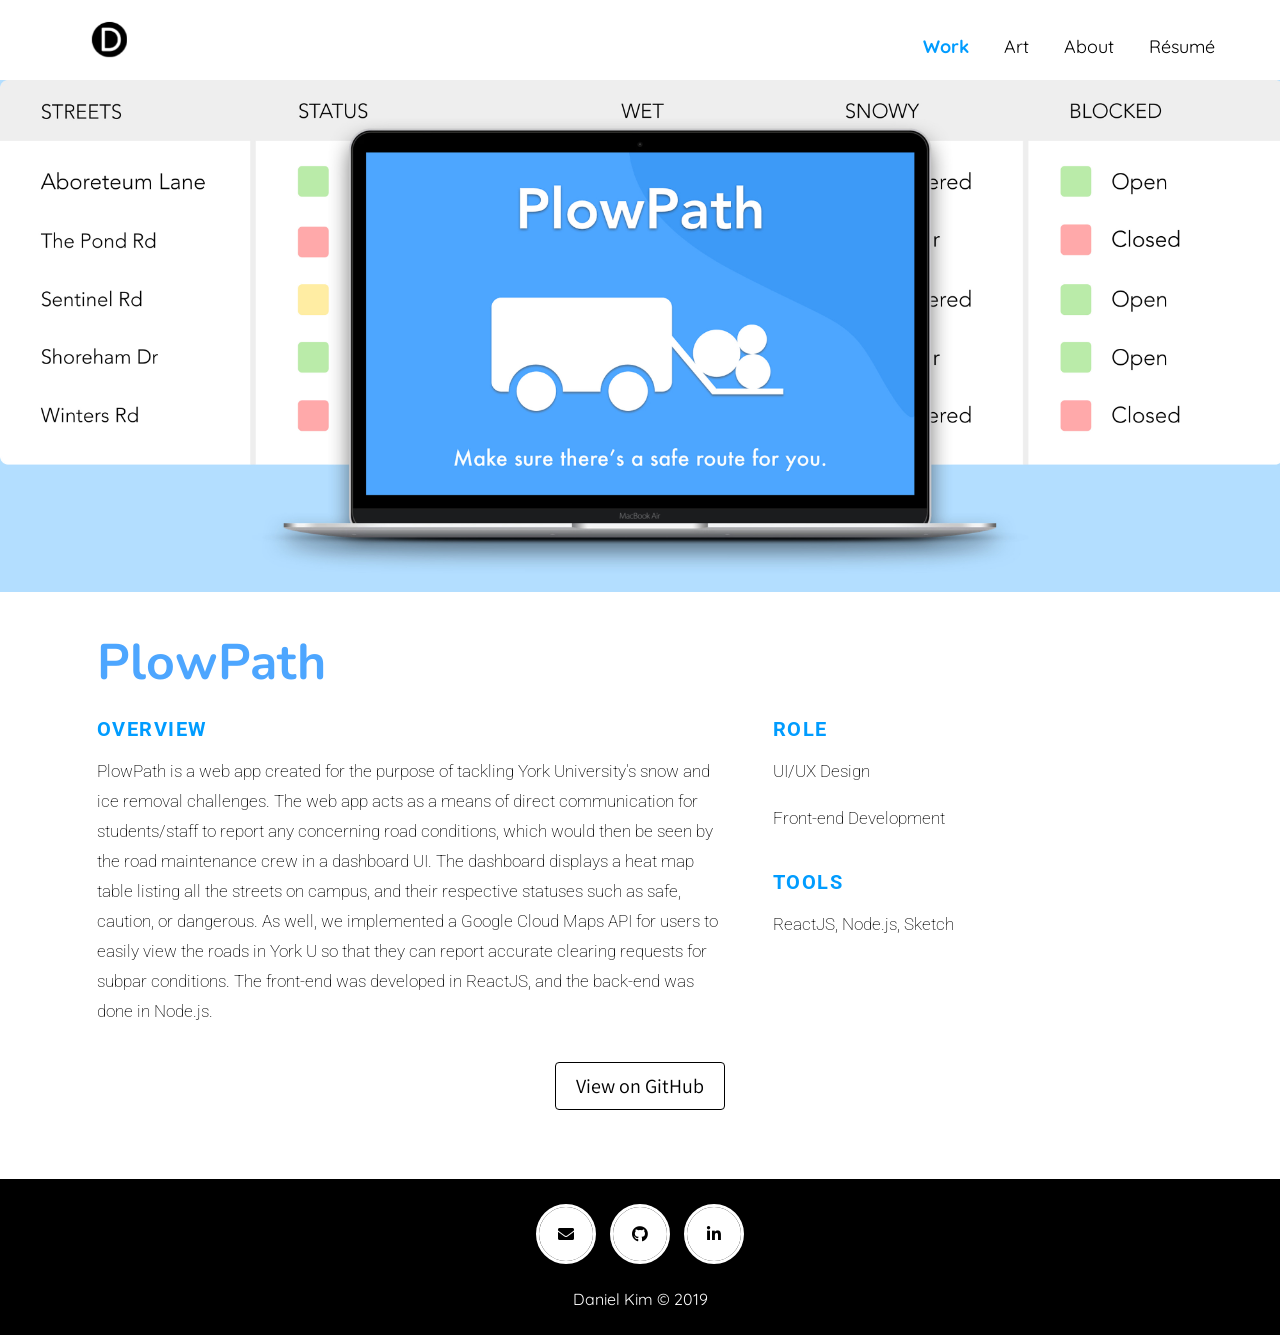
<file: plowpath.html>
<!-- Daniel Kim's website coded from scratch :) -->
<!DOCTYPE html>
<html class="gr_danielkim_tech" lang="en">
    
<head>
    <meta charset="utf-8" name="viewport" content="width=device-width,initial-scale=1">
    <title>Daniel Kim</title>
    <meta name="keywords" content="daniel kim, systems design engineering, design, ui/ux, waterloo, syde, software developer, cibc">
    <meta name="description" content="aspiring software developer and designer studying Systems Design Engineering at the University of Waterloo.">
    <meta http-equiv="X-UA-Compatible" content="ie=edge">
    <!-- Bootstrap JS -->
	<script src="https://maxcdn.bootstrapcdn.com/bootstrap/4.0.0/js/bootstrap.min.js"></script>

    <link rel="stylesheet" href="https://maxcdn.bootstrapcdn.com/font-awesome/4.7.0/css/font-awesome.min.css">
    <link rel="stylesheet" href="https://use.fontawesome.com/releases/v5.7.2/css/all.css" integrity="sha384-fnmOCqbTlWIlj8LyTjo7mOUStjsKC4pOpQbqyi7RrhN7udi9RwhKkMHpvLbHG9Sr" crossorigin="anonymous">
    <!-- Favicon -->
    <link rel="shortcut icon" type="image/png" href="Assets/Favicon.png">
    <!-- CSS -->
    <link rel="stylesheet" href="./css/project.css">
    <link rel="stylesheet" href="./css/footer.css">
    <!-- Fonts -->
    <link href="https://fonts.googleapis.com/css?family=Source+Sans+Pro" rel="stylesheet">
    <link href="https://fonts.googleapis.com/css?family=Quicksand" rel="stylesheet">
    <link href="https://fonts.googleapis.com/css?family=PT+Sans" rel="stylesheet">
    <link href="https://fonts.googleapis.com/css?family=Ubuntu" rel="stylesheet">
    <link href="https://fonts.googleapis.com/css?family=Roboto" rel="stylesheet">
    <link href="https://fonts.googleapis.com/css?family=Poppins" rel="stylesheet">
    <link href="https://fonts.googleapis.com/css?family=Lato" rel="stylesheet">
    <link href="https://fonts.googleapis.com/css?family=Varela+Round" rel="stylesheet">
    <link href="https://fonts.googleapis.com/css?family=Assistant" rel="stylesheet">
    <link href="https://fonts.googleapis.com/css?family=Nunito" rel="stylesheet">

    <!-- jQuery Sticky Nav Bar-->
    <script src="https://code.jquery.com/jquery-3.3.1.min.js" integrity="sha256-FgpCb/KJQlLNfOu91ta32o/NMZxltwRo8QtmkMRdAu8=" crossorigin="anonymous">
    </script>
    <script type="text/javascript" src="js/script.js"></script>
    
</head>
    
<body data-gr-c-s-loaded="true">
<!-- NavBar -->
<nav>
    <div class="menu-icon">
        <i class="fa fa-bars fa-2x"></i>
    </div>
    
    <div class="logo">
        <a class="link" href="index.html">
            <img src="Assets/Favicon.png" width="35px" height="35px">
        </a>
    </div>
    
    <div class="menu">
        <ul>
            <li><a class="current" href="index.html">Work</a></li>
            <li><a href="art.html">Art</a></li>
            <li><a href="about.html">About</a></li>
            <li><a href="Assets/daniel-kim-resume.pdf" target="_blank">Résumé</a></li>
        </ul>
    </div>
</nav>

<div class="wrapper">
    <div class="row">
    <div class="img-wrap">
        <img class="img-style" src="Assets/PlowPathMockup2.jpg">
    </div>
    <div class="content" style="animation: 1.2s ease-in-out 0s 1 slideInFromBottom">
        <div class="title">
            <h1 style="color:#4DA6FF">PlowPath</h1>
        </div>
        <div class="col-1">
            <h2>OVERVIEW</h2>
            <p class="body-text">PlowPath is a web app created for the purpose of tackling York University's snow and ice removal challenges. The web app acts as a means of direct communication for students/staff to report any concerning road conditions, which would then be seen by the road maintenance crew in a dashboard UI. The dashboard displays a heat map table listing all the streets on campus, and their respective statuses such as safe, caution, or dangerous. As well, we implemented a Google Cloud Maps API for users to easily view the roads in York U so that they can report accurate clearing requests for subpar conditions. The front-end was developed in ReactJS, and the back-end was done in Node.js.</p>
        </div>
        <div class="col-2">
            <h2>ROLE</h2>
            <p class="body-text">UI/UX Design</p>
            <p class="body-text">Front-end Development</p>
            <br>
            <h2>TOOLS</h2>
            <p class="body-text">ReactJS, Node.js, Sketch</p>
        </div>
    </div>
    </div>
    <div class="btn-align">
            <a class="btn-style" href="https://github.com/PlowPath/web-app" target="_blank">View on GitHub</a>
    </div>
</div>



<footer>
    <div class="effect">
        <a class="iconbtn fas fa-envelope" href="mailto:dh55kim@uwaterloo.ca?Subject=Hello%20again" target="_blank">
        </a>
        <a class="iconbtn fab fa-github" href="https://github.com/dannyhkim" target="_blank">
        </a>
        <a class="iconbtn fab fa-linkedin-in" href="https://www.linkedin.com/in/danielkim2000/" target="_blank">
        </a>
    </div>
    <p>Daniel Kim &copy; 2019</p>
</footer>

</body>


</html>
</file>
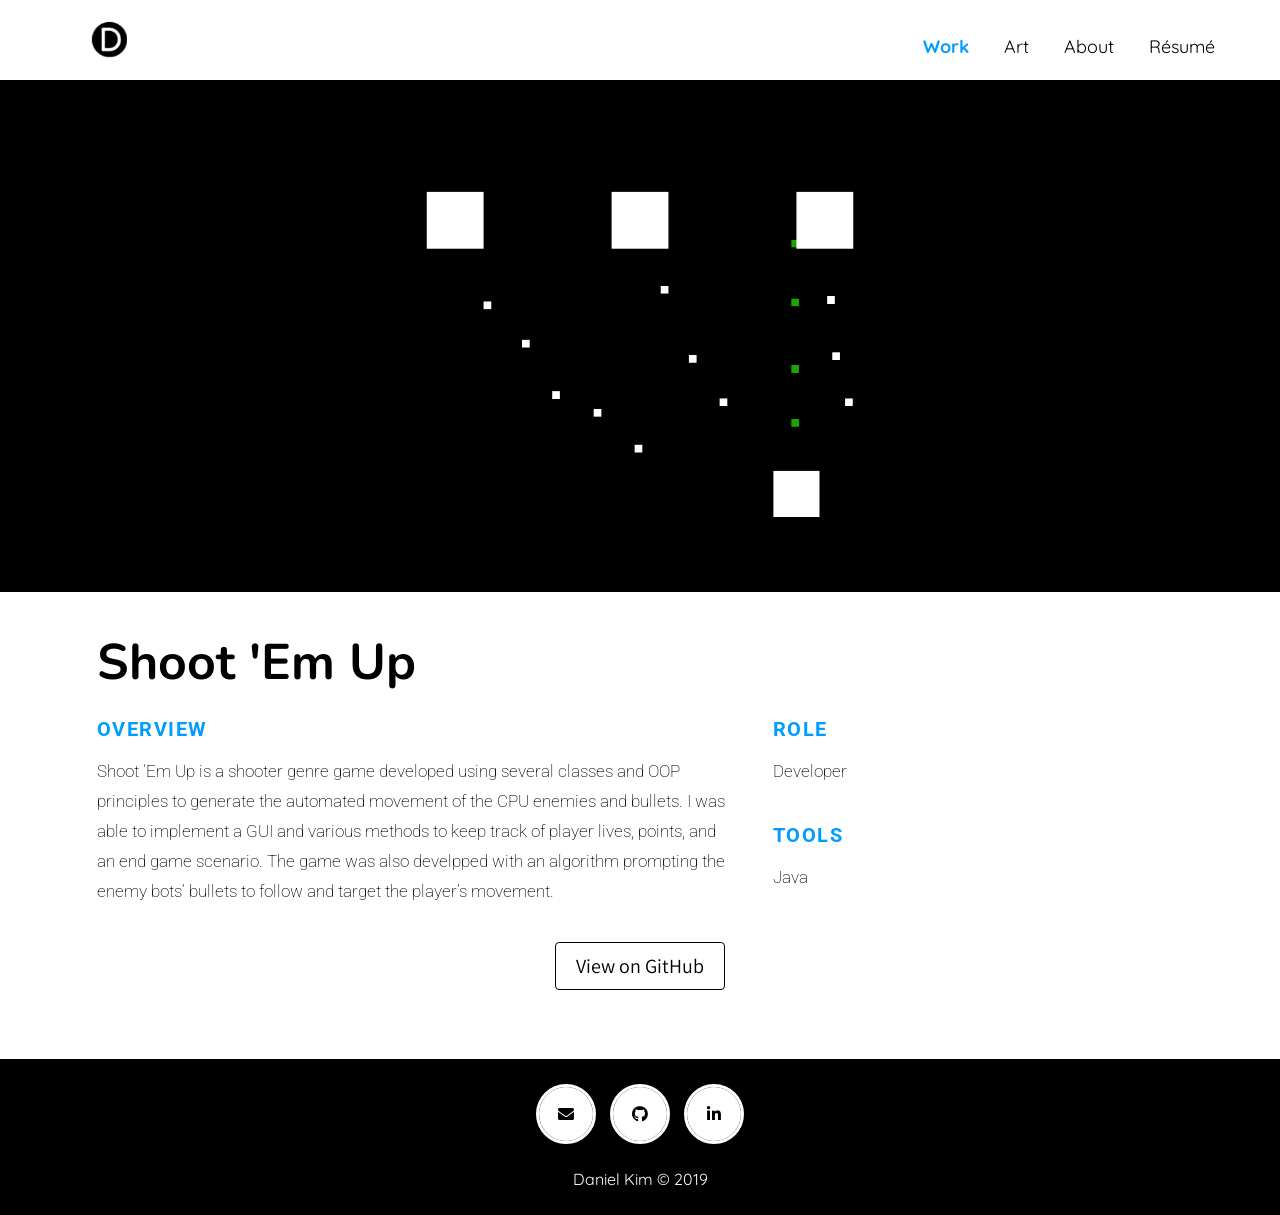
<file: shootemup.html>
<!-- Daniel Kim's website coded from scratch :) -->
<!DOCTYPE html>
<html class="gr_danielkim_tech" lang="en">
    
<head>
    <meta charset="utf-8" name="viewport" content="width=device-width,initial-scale=1">
    <title>Daniel Kim</title>
    <meta name="keywords" content="daniel kim, systems design engineering, design, ui/ux, waterloo, syde, software developer, cibc">
    <meta name="description" content="aspiring software developer and designer studying Systems Design Engineering at the University of Waterloo.">
    <meta http-equiv="X-UA-Compatible" content="ie=edge">
    <!-- Bootstrap JS -->
	<script src="https://maxcdn.bootstrapcdn.com/bootstrap/4.0.0/js/bootstrap.min.js"></script>

    <link rel="stylesheet" href="https://maxcdn.bootstrapcdn.com/font-awesome/4.7.0/css/font-awesome.min.css">
    <link rel="stylesheet" href="https://use.fontawesome.com/releases/v5.7.2/css/all.css" integrity="sha384-fnmOCqbTlWIlj8LyTjo7mOUStjsKC4pOpQbqyi7RrhN7udi9RwhKkMHpvLbHG9Sr" crossorigin="anonymous">
    <!-- Favicon -->
    <link rel="shortcut icon" type="image/png" href="Assets/Favicon.png">
    <!-- CSS -->
    <link rel="stylesheet" href="./css/project.css">
    <link rel="stylesheet" href="./css/footer.css">
    <!-- Fonts -->
    <link href="https://fonts.googleapis.com/css?family=Source+Sans+Pro" rel="stylesheet">
    <link href="https://fonts.googleapis.com/css?family=Quicksand" rel="stylesheet">
    <link href="https://fonts.googleapis.com/css?family=PT+Sans" rel="stylesheet">
    <link href="https://fonts.googleapis.com/css?family=Ubuntu" rel="stylesheet">
    <link href="https://fonts.googleapis.com/css?family=Roboto" rel="stylesheet">
    <link href="https://fonts.googleapis.com/css?family=Poppins" rel="stylesheet">
    <link href="https://fonts.googleapis.com/css?family=Lato" rel="stylesheet">
    <link href="https://fonts.googleapis.com/css?family=Varela+Round" rel="stylesheet">
    <link href="https://fonts.googleapis.com/css?family=Assistant" rel="stylesheet">
    <link href="https://fonts.googleapis.com/css?family=Nunito" rel="stylesheet">

    <!-- jQuery Sticky Nav Bar-->
    <script src="https://code.jquery.com/jquery-3.3.1.min.js" integrity="sha256-FgpCb/KJQlLNfOu91ta32o/NMZxltwRo8QtmkMRdAu8=" crossorigin="anonymous">
    </script>
    <script type="text/javascript" src="js/script.js"></script>
    
</head>
    
<body data-gr-c-s-loaded="true">
<!-- NavBar -->
<nav>
    <div class="menu-icon">
        <i class="fa fa-bars fa-2x"></i>
    </div>
    
    <div class="logo">
        <a class="link" href="index.html">
            <img src="Assets/Favicon.png" width="35px" height="35px">
        </a>
    </div>
    
    <div class="menu">
        <ul>
            <li><a class="current" href="index.html">Work</a></li>
            <li><a href="art.html">Art</a></li>
            <li><a href="about.html">About</a></li>
            <li><a href="Assets/daniel-kim-resume.pdf" target="_blank">Résumé</a></li>
        </ul>
    </div>
</nav>

<div class="wrapper">
    <div class="row">
    <div class="img-wrap">
        <img class="img-style" src="Assets/ShootEmUpMockup.jpg">
    </div>
    <div class="content" style="animation: 1.2s ease-in-out 0s 1 slideInFromBottom">
        <div class="title">
            <h1>Shoot 'Em Up</h1>
        </div>
        <div class="col-1">
            <h2>OVERVIEW</h2>
            <p class="body-text">Shoot 'Em Up is a shooter genre game developed using several classes and OOP principles to generate the automated movement of the CPU enemies and bullets. I was able to implement a GUI and various methods to keep track of player lives, points, and an end game scenario. The game was also develpped with an algorithm prompting the enemy bots’ bullets to follow and target the player’s movement.</p>
        </div>
        <div class="col-2">
            <h2>ROLE</h2>
            <p class="body-text">Developer</p>
            <br>
            <h2>TOOLS</h2>
            <p class="body-text">Java</p>
        </div>
    </div>
    </div>
    <div class="btn-align">
            <a class="btn-style" href="https://github.com/dannyhkim/Shoot_Em_Up" target="_blank">View on GitHub</a>
    </div>
</div>



<footer>
    <div class="effect">
        <a class="iconbtn fas fa-envelope" href="mailto:dh55kim@uwaterloo.ca?Subject=Hello%20again" target="_blank">
        </a>
        <a class="iconbtn fab fa-github" href="https://github.com/dannyhkim" target="_blank">
        </a>
        <a class="iconbtn fab fa-linkedin-in" href="https://www.linkedin.com/in/danielkim2000/" target="_blank">
        </a>
    </div>
    <p>Daniel Kim &copy; 2019</p>
</footer>

</body>


</html>
</file>
<file: css/style.css>
html, body, h2, h3 {
    margin:0;
    padding:0;
    width:100%;
    font-family: 'Quicksand', 'Roboto', 'Ubuntu', 'PT Sans';
}
* {
    box-sizing: border-box;
}
h4 {
    color: #009CFF;
    font-size: 30px;
    margin-block-start: 0em;
    margin-block-end: 0.5em;
    font-family: 'Nunito';
}
h1{
    display:block;
    margin:auto;
    font-family: 'Roboto';
    font-weight: 600;
    font-style: normal;
    font-size: 80px;
    text-align: left;
}
h2 {
    padding-top:10px;
    font-size: 15px;
}
header{
    width: 100%;
    font-family: 'Quicksand';
}
teal {
    color: #fff;
    background-color: #009CFF;
    padding: 10px;
    margin-right: 5px;
    border-radius: 8px;
}
blue{
    color:#009CFF;
}
/* Scroll Top Button */
#btnTop {
    position: fixed;
    bottom: 30px;
    right: 30px;
    font-size: 20px;
    width: 40px;
    height: 40px;
    border-radius: 5px;
    z-index: 2;
    background: rgba(0,0,0,0.9);
    color: white;
    border: none;
    cursor: pointer;
    display: none;
}
/* Sticky Nav Bar */
.current {
    font-weight: bold;
    color: #009CFF;
}
.logo{
    line-height: 60px;
    font-family: 'Quicksand';
    position: fixed;
    float: left;
    margin: 20px 0 0 6%;
    padding-left: 15px;
    color: #000;
    font-weight: bold;
    font-size: 20px;
    letter-spacing: 2px;
}
nav{
    position: fixed;
    width:100%;
    line-height: 60px;
    transition:0.5s;
    z-index: 2;
}
nav ul{
    line-height: 60px;
    list-style:none;
    background: rgba(0,0,0,0);
    overflow: hidden;
    color: #fff;
    margin:0;
    text-align: right;
    padding-right: 50px;
    transition: 1s;
}
nav ul li {
    display: inline-block;
    padding: 16px 15px; /* spacing between nav bar menu options*/
}
nav ul li a {
    text-decoration: none;
    color: #000;
    font-size: 18px;
}
.menu-icon {
    width: 100%;
    line-height:60px;
    background: rgba(0,0,0,0.9);
    text-align:right;
    box-sizing: border-box;
    padding: 15px 24px;
    cursor: pointer;
    color: #fff;
    display: none;
}
nav.black{
    transition-timing-function: 0.3s;
    font-size: 16px;
    height: 70px;
    background: rgba(0,0,0,0.9);
    color: #fff;
}
nav.black .logo{
    color: #fff;
    margin-top: 15px;
}
nav.black ul li {
    padding: 7px 15px;
}
nav.black ul li a{
    color:#fff;
}
nav.black ul li a.current {
    color: #009CFF;
}
nav.black a {
    color:#fff;
}


/* Intro Paragraph */
.intro{
    padding: 7em 15px 0 15px;
    text-align: left;
    margin-left: 6%;
    margin-right: 6%;
}
.bodytext{
    font-family: -apple-system, BlinkMacSystemFont, 'Segoe UI';
    font-weight: 200;
    font-size:24px;
    line-height: 50px;
    margin-bottom: 40px;
}
textstyle {
    font-weight: 400;
}
.menu {
    font-family: 'Quicksand';
    font-size:20px;
    float:right;
}

.link {
    -moz-transition: color .4s ease-in;
    -o-transition: color .4s ease-in;
    -webkit-transition: color .4s ease-in;
    transition: color .4s ease-in;
    color: #009CFF; 
}

.link:hover { 
    -moz-transition: color .4s ease-in;
    -o-transition: color .4s ease-in;
    -webkit-transition: color .4s ease-in;
    transition: color .4s ease-in;
    color: #045E9B;
}
a{
    color:#009CFF;
    text-decoration:none;
}

/* Projects section */
.projects {
    margin: 0 6% 4% 6%;
}
.row {
    margin-bottom: 10px;
}
.col {
    display: inline-block;
    position: relative;
    float: left;
    width: 50%;
    padding-left: 15px;
    padding-right: 15px;
}
.card {
    width: 100%;
    color: rgba(0, 0, 0, 0.85);
    margin-top: 30px;
    margin-bottom: 30px;
    box-shadow: 0 10px 22px rgba(0,0,0,0.08);
    border-radius: 0 0 5px 5px;
    overflow: hidden;
    position: relative;
    transition: ease-in-out 0.7s;
}
.card:hover {
    transform: translateY(-20px);
    box-shadow: 0 12px 16px rgba(0,0,0,0.2);
}
.card-img {
    height: 100%;
    overflow: hidden;
    margin-top: 0px;
    border-radius: 5px 5px 0 0;
}
.card-img .img {
    width: 100%;
    height: 100%;
}
.card .on-img {
    position: absolute;
    width: 100%;
    height: 23%;
    bottom: -100%;
    padding: 10px;
    padding-top: 40px;
    box-sizing: border-box;
    text-align: center;
    transition: 0.3s;
}
.card:hover .on-img {
    bottom: 175px;
}
.card:nth-child(1) .on-img {
    background: linear-gradient(0deg, #fff, transparent);
}
.img {
    vertical-align: middle;
    border: 0;
}
.card-content {
    color: #666666;
    font-family: 'Assistant';
    font-weight: lighter;
    padding: 30px 30px 20px 30px;
    font-size: 18px;
    text-align: left;
    line-height: 30px;
}
.row:after{
    content: "";
    display: table;
    clear: both;
}
@keyframes slideInFromBottom {
    0% {
        transform: translateY(30%);
        opacity: 0.1;
    }
    100% {
        transform: translateY(0%);
        opacity: 1;
    }
}
@media (max-width: 768px) {
    .col {
        width: 100%;
        float: none;
    }
    .bodytext {
        font-size: 18px;
        line-height: 30px;
        margin-bottom: 20px;
    }
    textstyle {
        color: #000;
        background-color: #fff;
        padding: 0px;
        margin-right: 0;
    }
}

@media(max-width: 540px) {
    h1 {
        font-size: 50px;
        font-weight: 500;
    }
    .bodytext {
        font-size: 18px;
        line-height: 30px;
        font-weight: 250;
    }
    textstyle {
        color: #000;
        background-color: #fff;
        padding: 0px;
        margin-right: 0;
        font-weight: 500;
    }
    .card {
        margin-top: 10px;
        margin-bottom: 10px;
    }
    .card .on-img {
        position: absolute;
        width: 100%;
        height: 20%;
        bottom: -100%;
        padding: 10px;
        padding-top: 40px;
        box-sizing: border-box;
        text-align: center;
        transition: 0.3s;
    }
    .card:hover .on-img {
        bottom: 205px;
    }
    .intro {
        margin-left: 0;
        margin-right: 0;
    }
    .projects {
        margin-left: 0;
        margin-right: 0;
        margin-bottom: 20px;
    }
/* TOGGLE MENU */
    .logo {
        position: fixed;
        top: 0;
        margin-top: 16px;
        color:#fff;
    }
    nav {
        background: #000;
    }
    nav ul {
        max-height: 0px;
        background: #000;
    }
    nav.black ul {
        background: #000;
    }
    .showing {
        max-height: 20em;
    }
    nav ul li {
        box-sizing: border-box;
        width: 100%;
        padding: 5px 100px;
        text-align: center;
    }
    nav ul li a {
        color:#fff;
    }
    nav.black {
        background:#000;
        height: 90px;
    }
    nav.black .logo {
        margin-top: 16px;
    }
    nav.black ul li {
        width: 100%;
        padding: 5px 100px;
    }
    .menu-icon {
          display: block;
    }
    /* Projects Responsiveness */
    .intro {
        padding: 8em 8% 0 6%;
    }
    .col {
        float: none;
        text-align: center;
        width: 100%;
    }
}
</file>
<file: css/footer.css>
/*Footer btn styling*/
footer{
    position: absolute;
    width: 100%;
    font-family: 'Quicksand', sans-serif;
    text-align: center;
    padding: 20px 0px 10px 0px;
    background-color: #000;
    color: #fff;
}
.iconbtn {
    width: 60px;
    height: 60px;
    text-decoration: none;
    margin: 5px;
    position: relative;
    color: #fff;
}
.iconbtn::before {
    position: absolute;
    z-index: 1;
    left: 50%;
    top: 50%;
    transform: translate(-50%, -50%);
}
.iconbtn::after {
    background: #fff;
    transition: 0.2s;
    content: "";
    position: absolute;
    left: 0;
    top: 0;
    width: 100%;
    height: 100%;
    box-sizing: border-box;
    border-radius: 50%;
    z-index: 0;
}
.effect .iconbtn {
    border-radius: 50%;
    border: 3px solid #fff;
    color: #000;
}
.effect .iconbtn::after {
    background: #fff;
    transition: 0.2s;
}
.effect .iconbtn:hover::after {
    transform: scale(.9);
}
</file>
<file: css/about.css>
html, body, h2, h3 {
    margin:0;
    padding:0;
    height: 100%;
    font-family: 'Quicksand', 'Roboto', 'Ubuntu', 'PT Sans', sans-serif;
}
* {
    box-sizing: border-box;
}
h1{
    display:block;
    font-family: 'Nunito';
    font-weight: 600;
    font-style: normal;
    margin: auto;
    margin-block-start: 0;
    margin-block-end: 0;
    font-size: 50px;
    text-align: left;
    color: #009CFF;
}
h2 {
    display: block;
    font-family: 'Nunito', sans-serif;
    font-weight: 600;
    font-size: 30px;
    padding-bottom: 10px;
}
.wrapper {
    padding: 4em 0 0 0;
    margin: 0 8% 6em 8%;
}
.row {
    margin-bottom: 10px;
}
.row:after{
    content: "";
    display: table;
    clear: both;
}
img {
    vertical-align: middle;
    margin: auto;
}
.img-style {
    border-radius: 10px;
    box-shadow: 0 12px 16px rgba(0,0,0,0.2);
}
.img-responsive {
    display: block;
    max-width: 100%;
    height: auto;
}
.icon {
    height: 30px;
    float: left;
    padding-right: 10px;
}
.award {
    padding-left: 15px;
    padding-right: 15px;
    margin-top: 30px;
    margin-bottom: 30px;
}
.award:after {
    content: "";
    display: table;
    clear: both;
}
.img-col {
    position: relative;
    float: left;
    padding-top: 3em;
    padding-left: 15px;
    padding-right: 15px;
}
.col {
    padding-top: 1em;
    padding-left: 15px;
    padding-right: 15px;
}
.col ul {
    list-style: none;
    padding: 0;
    margin: 0;
}
.col ul li {
    margin-bottom: 20px;
}
.col-sm {
    width: 20%;
    float: left;
}
.col-lg {
    width: 80%;
    float: left;
}
.header {
    padding-top: 0.7em;
    padding-left: 15px;
    padding-right: 15px;
}
.content {
    float: left;
    position: relative;
    padding-top: 3em;
    padding-left: 15px;
    padding-right: 15px;
}
.body-text {
    font-family: -apple-system, BlinkMacSystemFont, 'Segoe UI', Roboto, Oxygen, Ubuntu, Cantarell, 'Open Sans', 'Helvetica Neue', sans-serif;
    font-weight: 150;
    font-size: 17px;
    line-height: 30px;
}
.primary {
    font-family: -apple-system, BlinkMacSystemFont, 'Segoe UI', Roboto, Oxygen, Ubuntu, Cantarell, 'Open Sans', 'Helvetica Neue', sans-serif;
    font-weight: 500;
    font-size: 17px;
}
.secondary { 
    font-family: -apple-system, BlinkMacSystemFont, 'Segoe UI', Roboto, Oxygen, Ubuntu, Cantarell, 'Open Sans', 'Helvetica Neue', sans-serif;
    font-weight: 150;
    font-size: 17px;
    line-height: 50px;
}
.col-lg p {
    margin-block-start: 0em;
    margin-block-end: 0em;
    margin-left: 30px;
}

/* Scroll Top Button */
#btnTop {
    position: fixed;
    bottom: 30px;
    right: 30px;
    font-size: 20px;
    width: 40px;
    height: 40px;
    border-radius: 5px;
    z-index: 2;
    background: rgba(0,0,0,0.9);
    color: white;
    border: none;
    cursor: pointer;
    display: none;
}
/* Sticky Nav Bar */
.current {
    font-weight: bold;
    color: #009CFF;
}
.logo{
    line-height: 60px;
    font-family: 'Quicksand';
    position: fixed;
    float: left;
    margin: 9px 0 0 6%;
    padding-left: 15px;
    color: #000;
    font-weight: bold;
    font-size: 20px;
    letter-spacing: 2px;
}
.menu {
    font-family: 'Quicksand';
    font-size:20px;
    float:right;
}
nav{
    position: fixed;
    width:100%;
    line-height: 60px;
    transition:0.5s;
    z-index: 2;
}
nav ul{
    line-height: 60px;
    list-style:none;
    background: rgba(0,0,0,0);
    overflow: hidden;
    color: #fff;
    margin:0;
    text-align: right;
    padding-right: 50px;
    transition: 1s;
}
nav ul li {
    display: inline-block;
    padding:16px 15px; /* spacing between nav bar menu options*/
}
nav ul li a {
    text-decoration: none;
    color: #000;
    font-size: 18px;
}
.menu-icon {
    width: 100%;
    line-height:60px;
    background: rgba(0,0,0,0.9);
    text-align:right;
    box-sizing: border-box;
    padding: 15px 24px;
    cursor: pointer;
    color: #fff;
    display: none;
}
nav.black{
    transition-timing-function: 0.3s;
    font-size: 16px;
    height: 70px;
    background: rgba(0, 0, 0, 0.9);
    color: #fff;
}
nav.black .logo{
    color: #fff;
    margin-top: 4px;
}
nav.black ul li {
    padding: 7px 15px;
}
nav.black ul li a{
    color:#fff;
}
nav.black ul li a.current {
    color: #009CFF;
}
nav.black a {
    color:#fff;
}
a{
    color:#009CFF;
    text-decoration:none;
}
.link {
    -moz-transition: color .4s ease-in;
    -o-transition: color .4s ease-in;
    -webkit-transition: color .4s ease-in;
    transition: color .4s ease-in;
    color: #009CFF; 
}

.link:hover { 
    -moz-transition: color .4s ease-in;
    -o-transition: color .4s ease-in;
    -webkit-transition: color .4s ease-in;
    transition: color .4s ease-in;
    color: #045E9B;
}
@media (min-width: 768px) {
    .img-col {
        width: 45%;
        float: left;
    }
    .content {
        float: left;
        width: 55%;
    }
    .col {
        width: 33.33%;
        float: left;
    }
}
@keyframes slideInFromBottom {
    0% {
        transform: translateY(30%);
        opacity: 0.1;
    }
    100% {
        transform: translateY(0%);
        opacity: 1;
    }
}
@media(max-width: 540px) {
    .secondary {
        line-height: 25px;
        font-weight: 250;
    }
    .header {
        padding-top: 20px;
    }
    h1 {
        font-weight: 600;
    }
    .body-text {
        font-weight: 250;
    }
    /* TOGGLE MENU */
    .logo {
        position: fixed;
        top: 0;
        margin-top: 16px;
        color:#fff;
    }
    nav {
        background: #000;
    }
    nav ul {
        max-height: 0px;
        background: #000;
    }
    nav.black ul {
        background: #000;
    }
    .showing {
        max-height: 20em;
    }
    nav ul li {
        box-sizing: border-box;
        width: 100%;
        padding: 5px 100px;
        text-align: center;
    }
    nav ul li a {
        color:#fff;
    }
    nav.black {
        background:#000;
        height: 90px;
    }
    nav.black .logo {
        margin-top: 16px;
    }
    nav.black ul li {
        width: 100%;
        padding: 5px 100px;
    }
    .menu-icon {
        display: block;
    }
}
</file>
<file: css/project.css>
html, body, h2, h3 {
    margin:0;
    padding:0;
    width:100%;
    font-family: 'Quicksand', 'Roboto', 'Ubuntu', 'PT Sans', sans-serif;
}
* {
    box-sizing: border-box;
}
h1 {
    font-family: 'Nunito', sans-serif;
    font-size: 50px;
    margin-block-start: 0;
    margin-block-end: 0;
}
h2 {
    font-family: 'Roboto';
    font-size: 20px;
    color: #009CFF;
    letter-spacing: 1.5px;
    margin-bottom: 15px;
}
h3 {
    display: block;
    font-family: 'Nunito', sans-serif;
    font-weight: 600;
    font-size: 20px;
    padding-bottom: 10px;
}
.wrapper {
    padding-top: 5em;
}
.row {
    margin-bottom: 10px;
}
.row:after{
    content: "";
    display: table;
    clear: both;
}
.img-style {
    width: 100%;
}
.img-wrap {
    margin: 0;
}
.summary-content {
    margin: 0 6% 0 6%;
}
.content {
    margin: 2em 6% 2em 6%;
}
.title {
    padding-left: 20px;
    padding-right: 20px;
}
.col-1 {
    margin-top: 20px;
    position: relative;
    padding-left: 20px;
    padding-right: 20px;
    padding-bottom: 10px;
}
.col-2 {
    margin-top: 20px;
    position: relative;
    padding-left: 20px;
    padding-right: 20px;
    padding-bottom: 10px;
}
.col-half {
    margin-top: 30px;
    padding-left: 20px;
    padding-right: 20px;
}
.col-full {
    padding-left: 20px;
    padding-right: 20px;
    position: relative;
    margin-top: 20px;
    padding-bottom: 20px;
}
.col-sm {
    padding-left: 20px;
    padding-right: 20px;
    padding-top: 10px;
}
.preview {
    background: #f6f6f6;
    width: 100%;
    margin-right: 10%;
    padding-top: 20px;
    padding-bottom: 20px;
}
.wide-container {
    position: relative;
    padding-left: 20px;
    padding-right: 20px;
    padding-bottom: 40px;
    text-align: center;
    float: left;
}
.body-text {
    font-family: -apple-system, BlinkMacSystemFont, 'Segoe UI', Roboto, Oxygen, Ubuntu, Cantarell, 'Open Sans', 'Helvetica Neue', sans-serif;
    font-weight: 150;
    font-size: 17px;
    line-height: 30px;
    margin-block-start: 0em;
}
.btn-align {
    display: block;
    text-align: center;
    margin-top: 20px;
    margin-bottom: 5em;
}
.btn-style {
    border: 1px solid black;
    color: #000;
    transition-duration: 0.4s;
    font-size: 20px;
    font-family: 'Assistant', sans-serif;
    padding: 10px 20px 10px 20px;
    border-radius: 4px;
}
.btn-style:hover{
    background: black;
    color: white;
}
.bottom-padding {
    margin-bottom: 60px;
}

/* Sticky Nav Bar */
.current {
    font-weight: bold;
    color: #009CFF;
}
.logo{
    line-height: 60px;
    font-family: 'Quicksand';
    position: fixed;
    float: left;
    margin: 20px 0 0 6%;
    padding-left: 15px;
    color: #000;
    font-weight: bold;
    font-size: 20px;
    letter-spacing: 2px;
}
.menu {
    font-family: 'Quicksand';
    font-size:20px;
    float:right;
}
nav{
    position: fixed;
    width:100%;
    line-height: 60px;
    transition:0.5s;
    z-index: 2;
}
nav ul{
    line-height: 60px;
    list-style:none;
    background: rgba(0,0,0,0);
    overflow: hidden;
    color: #fff;
    margin:0;
    text-align: right;
    padding-right: 50px;
    transition: 1s;
}

nav ul li {
    display: inline-block;
    padding:16px 15px; /* spacing between nav bar menu options*/
}
nav ul li a {
    text-decoration: none;
    color: #000;
    font-size: 18px;
}
.menu-icon {
    width: 100%;
    line-height:60px;
    background: rgba(0,0,0,0.9);
    text-align:right;
    box-sizing: border-box;
    padding: 15px 24px;
    cursor: pointer;
    color: #fff;
    display: none;
}
nav.black{
    transition-timing-function: 0.3s;
    font-size: 16px;
    height: 70px;
    background: rgba(0,0,0,0.9);
    color: #fff;
}
nav.black .logo{
    color: #fff;
    margin-top: 15px;
}
nav.black ul li {
    padding: 7px 15px;
}
nav.black ul li a{
    color:#fff;
}
nav.black ul li a.current {
    color: #009CFF;
}
nav.black a {
    color:#fff;
}
a{
    color:#009CFF;
    text-decoration:none;
}
.link {
    -moz-transition: color .4s ease-in;
    -o-transition: color .4s ease-in;
    -webkit-transition: color .4s ease-in;
    transition: color .4s ease-in;
    color: #009CFF; 
}
.link:hover { 
    -moz-transition: color .4s ease-in;
    -o-transition: color .4s ease-in;
    -webkit-transition: color .4s ease-in;
    transition: color .4s ease-in;
    color: #045E9B;
}

@keyframes slideInFromBottom {
    0% {
        transform: translateY(60%);
        opacity: 0.1;
    }
    100% {
        transform: translateY(0%);
        opacity: 1;
    }
}
@media (min-width: 768px) {
    .col-1 {
        width: 60%;
        float: left;
    }
    .col-2 {
        width: 40%;
        float: left;
    }
    .col-sm {
        width: 25%;
        float: left;
    }
    .col-half {
        width: 50%;
        float: left;
    }
}

@media(max-width: 540px) {
h1 {
    font-size: 35px;
}
.body-text {
    font-weight: 300;
}
/* TOGGLE MENU */
.logo {
    position: fixed;
    top: 0;
    margin-top: 16px;
    color:#fff;
}
nav {
    background: #000;
}
nav ul {
    max-height: 0px;
    background: #000;
}
nav.black ul {
    background: #000;
}
.showing {
    max-height: 20em;
}
nav ul li {
    box-sizing: border-box;
    width: 100%;
    padding: 5px 100px;
    text-align: center;
}
nav ul li a {
    color:#fff;
}
nav.black {
    background:#000;
    height: 90px;
}
nav.black .logo {
    margin-top: 16px;
}
nav.black ul li {
    width: 100%;
    padding: 5px 100px;
}
.menu-icon {
      display: block;
}
/* Content Formatting */
.wrapper {
    padding-top: 90px;
}
}
</file>
